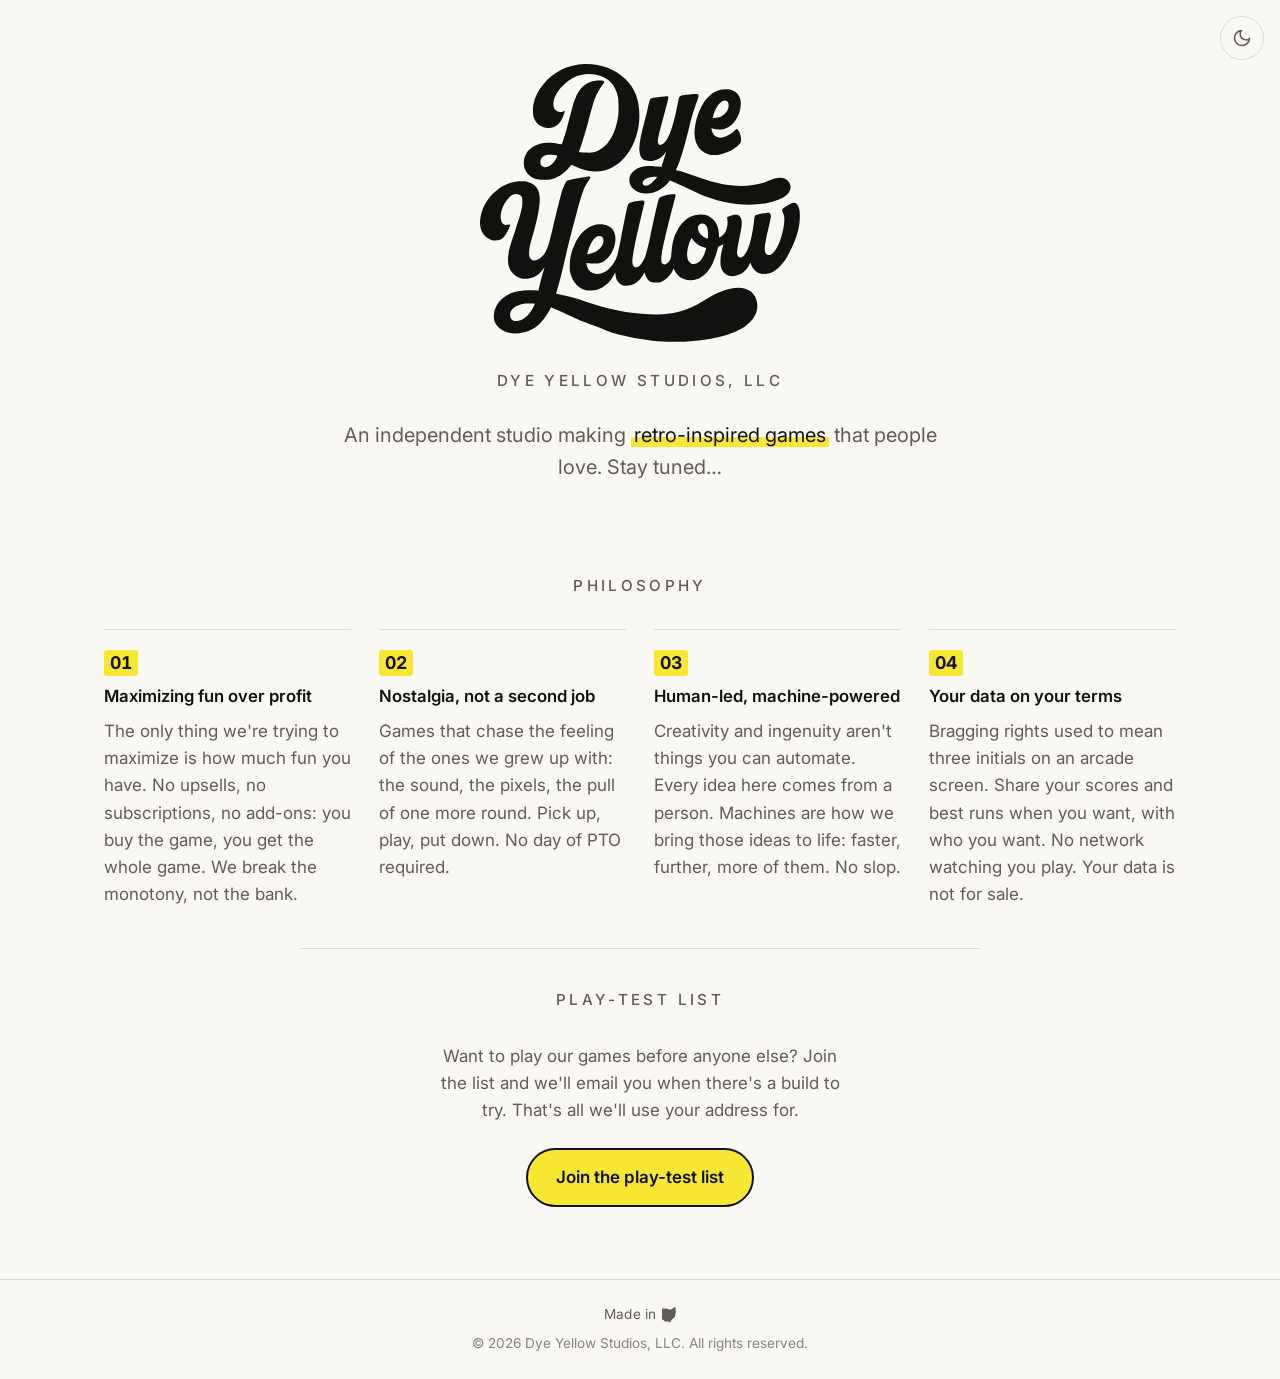
<file: index.html>
<!doctype html>

<!--
  +----------------------------------------------------+
  |                                                    |
  |   You went looking in the source. Good instinct:   |
  |   that is roughly how all of this got built.       |
  |                                                    |
  |   Type   M A G I C   anywhere on the page.         |
  |   Type it again to put everything back.            |
  |                                                    |
  |   What you get depends on the day.                 |
  |                                                    |
  |                               Dye Yellow Studios   |
  +----------------------------------------------------+
-->

<html lang="en">
<head>
<meta charset="utf-8">
<meta name="viewport" content="width=device-width, initial-scale=1">
<title>Dye Yellow Studios</title>
<meta name="color-scheme" content="light dark">
<meta name="description" content="Dye Yellow Studios, LLC — an independent studio making retro-inspired games that people love.">
<link rel="icon" href="dye-yellow-logo.svg" type="image/svg+xml">

<meta name="theme-color" content="#FAF8F3" media="(prefers-color-scheme: light)">
<meta name="theme-color" content="#100F0C" media="(prefers-color-scheme: dark)">

<meta property="og:title" content="Dye Yellow Studios">
<meta property="og:description" content="Dye Yellow Studios, LLC — an independent studio making retro-inspired games that people love.">
<meta property="og:type" content="website">

<script>
  /* Runs before paint so a saved choice never flashes the wrong theme. */
  (function () {
    try {
      var saved = localStorage.getItem('dys-theme');
      if (saved === 'light' || saved === 'dark') {
        document.documentElement.setAttribute('data-theme', saved);
      }
    } catch (e) { /* private mode / blocked storage: fall back to the OS setting */ }
  })();
</script>

<link rel="preconnect" href="https://fonts.googleapis.com">
<link rel="preconnect" href="https://fonts.gstatic.com" crossorigin>
<link href="https://fonts.googleapis.com/css2?family=Inter:wght@400;500;700&display=swap" rel="stylesheet">

<style>
  /* ---- Light (default) ---- */
  :root {
    /* The page's own theme, told to the browser. Without this the UA
       follows the OS, and the strip behind Safari's bottom bar stays
       light while an explicitly dark page sits above it. */
    color-scheme: light;

    --yellow: #F7E733;        /* lemon, both themes */
    --bg: #FAF8F3;
    --fg: #111110;
    --muted: #605D56;
    --rule: rgba(17, 17, 16, 0.12);
    --on-yellow: #111110;     /* text that sits on the accent */
    --logo: #111110;
    --mark-start: 58%;   /* partial sweep reads well on paper */
    --cta-border: #111110;
    --cta-shadow: rgba(17, 17, 16, 0.9);
    --focus-ring: rgba(17, 17, 16, 0.18);
    --sent-bg: #FAF6E0;
    --field-bg: #FFFDF7;
    --max: 680px;
  }

  /* ---- Dark: same lemon as light mode ---- */
  @media (prefers-color-scheme: dark) {
    :root:not([data-theme="light"]) {
      color-scheme: dark;
      --yellow: #F7E733;
      --bg: #100F0C;
      --fg: #F2F2EC;
      --muted: #8E9086;
      --rule: rgba(242, 242, 236, 0.14);
      --on-yellow: #100F0C;
      --logo: #F7E733;
      --mark-start: 8%;    /* full swipe: text on the sweep is dark */
      --cta-border: transparent;
      --cta-shadow: rgba(247, 231, 51, 0.35);
      --focus-ring: rgba(247, 231, 51, 0.30);
      --sent-bg: #201E0F;
      --field-bg: #1B1A15;
    }
  }

  :root[data-theme="dark"] {
    color-scheme: dark;
    --yellow: #F7E733;
    --bg: #100F0C;
    --fg: #F2F2EC;
    --muted: #8E9086;
    --rule: rgba(242, 242, 236, 0.14);
    --on-yellow: #100F0C;
    --logo: #F7E733;
    --mark-start: 8%;
    --cta-border: transparent;
    --cta-shadow: rgba(247, 231, 51, 0.35);
    --focus-ring: rgba(247, 231, 51, 0.30);
    --sent-bg: #201E0F;
    --field-bg: #1B1A15;
  }

  * { box-sizing: border-box; }

  html, body { margin: 0; }

  html { background: var(--bg); }

  body {
    background: var(--bg);
    color: var(--fg);
    font-family: Inter, -apple-system, BlinkMacSystemFont, "Segoe UI", Helvetica, Arial, sans-serif;
    font-size: 17px;
    line-height: 1.6;
    -webkit-font-smoothing: antialiased;
    min-height: 100vh;
    min-height: 100dvh;
    display: flex;
    flex-direction: column;
  }

  main {
    flex: 1 0 auto;
    display: flex;
    flex-direction: column;
    justify-content: center;
    align-items: center;
    text-align: center;
    padding: 64px 16px 48px;
  }

  .wrap {
    width: 100%;
    max-width: var(--max);
  }

  .logo {
    width: 100%;
    max-width: 320px;
    height: auto;
    margin: 0 auto 28px;
    display: block;
    fill: var(--logo);
  }

  h1 {
    font-size: clamp(0.8rem, 2.4vw, 0.95rem);
    line-height: 1.4;
    font-weight: 500;
    letter-spacing: 0.22em;
    text-transform: uppercase;
    color: var(--muted);
    margin: 0 0 28px;
  }

  .tagline {
    font-size: clamp(1.05rem, 2.6vw, 1.25rem);
    color: var(--muted);
    margin: 0 auto 36px;
    max-width: 30em;
  }

  .mark {
    /* highlighter sweep behind a few words */
    background: linear-gradient(transparent var(--mark-start), var(--yellow) var(--mark-start));
    color: var(--on-yellow);
    padding: 0 3px;
    -webkit-box-decoration-break: clone;
    box-decoration-break: clone;
  }

  .cta {
    display: inline-block;
    background: var(--yellow);
    color: var(--on-yellow);
    text-decoration: none;
    font-weight: 600;
    padding: 14px 28px;
    border-radius: 999px;
    border: 2px solid var(--cta-border);
    transition: transform 0.15s ease, box-shadow 0.15s ease;
  }

  .cta:hover, .cta:focus-visible {
    transform: translateY(-2px);
    box-shadow: 0 6px 0 var(--cta-shadow);
  }

  /* The pitch for the play-test list: one short paragraph between the
     section heading and the button, on a narrow measure so it reads as
     a lead-in rather than body copy. */
  .contact-section h2 { margin-bottom: 16px; }

  .signup-lede {
    max-width: 420px;
    margin: 0 auto 24px;
    color: var(--muted);
  }

  /* Marks a field as one people can skip, without shouting about it. */
  .field .optional {
    font-weight: 400;
    letter-spacing: 0;
    text-transform: none;
  }

  /* .cta sets display, which would otherwise beat the hidden attribute. */
  .cta[hidden] { display: none; }

  /* ---- Contact form ----
     The CTA is a disclosure button: the form lives collapsed beneath it
     so the hero keeps its rhythm until someone actually wants to write. */
  .contact {
    width: 100%;
    max-width: 420px;
    margin: 20px auto 0;
    text-align: left;
  }

  /* Closed by default, and closed for good where there is no JS to open
     it: that case falls back to the plain mail link below. */
  .contact[hidden] { display: none; }

  .contact-form {
    display: flex;
    flex-direction: column;
    gap: 14px;
  }

  .field {
    display: flex;
    flex-direction: column;
    gap: 6px;
  }

  .field label {
    font-size: 0.8rem;
    font-weight: 600;
    letter-spacing: 0.04em;
    text-transform: uppercase;
    color: var(--muted);
  }

  .field input,
  .field textarea {
    font: inherit;
    font-size: 1rem;
    color: var(--fg);
    /* Opaque on purpose: the ambient layer runs behind the page, and
       falling weather behind a half-typed address is unreadable. */
    background: var(--field-bg);
    border: 1px solid var(--rule);
    border-radius: 10px;
    padding: 11px 13px;
    width: 100%;
    box-sizing: border-box;
    transition: border-color 0.15s ease, box-shadow 0.15s ease;
  }

  .field textarea {
    min-height: 110px;
    resize: vertical;
  }

  .field input:focus-visible,
  .field textarea:focus-visible {
    outline: none;
    border-color: var(--yellow);
    box-shadow: 0 0 0 3px var(--focus-ring);
  }

  /* The honeypot. Hidden from sight, from screen readers and from tab
     order, so only something filling fields blindly will trip it. */
  .botcheck {
    position: absolute;
    width: 1px;
    height: 1px;
    overflow: hidden;
    clip: rect(0 0 0 0);
    white-space: nowrap;
  }

  .contact .cta {
    align-self: flex-start;
    cursor: pointer;
    font-family: inherit;
    font-size: 1rem;
  }

  /* The fallback mail link, and the line that replaces the form once a
     message is through. Both sit quietly under the action. */
  .contact-alt {
    margin: 14px 0 0;
    text-align: center;
    font-size: 0.85rem;
    color: var(--muted);
  }

  .contact-alt a { color: var(--muted); }

  .sent {
    margin: 0;
    padding: 16px 18px;
    border: 1px solid var(--rule);
    border-left: 3px solid var(--yellow);
    border-radius: 10px;
    background: var(--sent-bg);
    text-align: left;
  }

  .sent strong { display: block; margin-bottom: 4px; }

  .sent span {
    font-size: 0.9rem;
    color: var(--muted);
  }

  @media (prefers-reduced-motion: reduce) {
    .field input, .field textarea { transition: none; }
  }

  footer {
    flex: none;
    border-top: 1px solid var(--rule);
    padding: 24px 16px;
    text-align: center;
    font-size: 0.85rem;
    color: var(--muted);
  }

  footer a { color: var(--muted); }

  footer p { margin: 0; }

  .made {
    display: flex;
    align-items: center;
    justify-content: center;
    gap: 6px;
    margin-bottom: 7px;
    letter-spacing: 0.01em;
  }

  /* Sized in em so it tracks the footer text if that ever changes. */
  /* Outline derived from county geometry, rotated 6.5deg so the
     Indiana border reads vertical. Ohio is taller than it is wide. */
  .ohio {
    height: 1.15em;
    width: auto;
    aspect-ratio: 41.7 / 47.07;
    fill: currentColor;
    flex: none;
  }

  .legal { opacity: 0.75; }

  @media (max-width: 480px) {
    main { padding-top: 40px; }
    .logo { max-width: 240px; margin-bottom: 24px; }
  }

  /* ---- Theme toggle ---- */
  .theme-toggle {
    position: fixed;
    top: 16px;
    right: 16px;
    z-index: 10;
    width: 44px;
    height: 44px;
    display: inline-flex;
    align-items: center;
    justify-content: center;
    padding: 0;
    border-radius: 999px;
    border: 1px solid var(--rule);
    background: transparent;
    color: var(--muted);
    cursor: pointer;
    transition: color 0.15s ease, border-color 0.15s ease, background 0.15s ease;
  }

  .theme-toggle:hover {
    color: var(--fg);
    border-color: var(--fg);
  }

  .theme-toggle:focus-visible {
    outline: 2px solid var(--yellow);
    outline-offset: 3px;
  }

  .theme-toggle svg {
    width: 20px;
    height: 20px;
  }

  .theme-toggle[hidden] { display: none; }

  /* Show the icon for the theme you'd switch TO. Light showing = moon. */
  .icon-sun { display: none; }

  @media (prefers-color-scheme: dark) {
    :root:not([data-theme="light"]) .icon-sun { display: block; }
    :root:not([data-theme="light"]) .icon-moon { display: none; }
  }

  :root[data-theme="dark"] .icon-sun { display: block; }
  :root[data-theme="dark"] .icon-moon { display: none; }

  :root[data-theme="light"] .icon-sun { display: none; }
  :root[data-theme="light"] .icon-moon { display: block; }


  /* ---- The Ohio, on touch devices only (the button is built in JS) ---- */

  .ohio-btn {
    position: relative;
    display: inline-flex;
    padding: 0;
    border: 0;
    background: none;
    color: inherit;
    font: inherit;
    line-height: 0;
    cursor: pointer;
    touch-action: manipulation;
    -webkit-tap-highlight-color: transparent;
  }

  /* A 44px target laid over the mark: big enough for a thumb, and it
     changes no layout, so the footer line is identical either way. */
  .ohio-btn::after {
    content: "";
    position: absolute;
    top: 50%;
    left: 50%;
    width: 44px;
    height: 44px;
    transform: translate(-50%, -50%);
  }

  .ohio-btn:focus-visible { outline: 2px solid var(--yellow); outline-offset: 6px; }

  /* ---- Philosophy ---- */
  .philosophy {
    flex: none;
    width: 100%;
    max-width: var(--max);
    margin: 0 auto;
    padding: 8px 16px 40px;
  }

  /* The play-test sign-up closes the page, on the same measure as
     Philosophy. The rule above it marks the hand-off from reading to
     joining in. */
  .contact-section {
    flex: none;
    width: 100%;
    max-width: var(--max);
    margin: 0 auto;
    padding: 40px 16px 72px;
    text-align: center;
    border-top: 1px solid var(--rule);
  }

  .philosophy h2,
  .contact-section h2 {
    font-size: clamp(0.8rem, 2.4vw, 0.95rem);
    line-height: 1.4;
    font-weight: 500;
    letter-spacing: 0.22em;
    text-transform: uppercase;
    color: var(--muted);
    text-align: center;
    margin: 0 0 32px;
  }

  .tenets {
    list-style: none;
    margin: 0;
    padding: 0;
    display: grid;
    gap: 28px;
  }

  .tenets li {
    display: grid;
    grid-template-columns: 2.1em 1fr;
    gap: 4px 14px;
    border-top: 1px solid var(--rule);
    padding-top: 20px;
  }

  /* The numeral borrows the tagline's highlighter rather than sitting in
     pale yellow type, which the cream background swallows. */
  .tenets .num {
    grid-row: 1 / span 2;
    align-self: start;
    justify-self: start;
    font-size: 1.1rem;
    font-weight: 700;
    line-height: 1.5;
    font-variant-numeric: tabular-nums;
    background: var(--yellow);
    color: var(--on-yellow);
    padding: 0 6px;
    border-radius: 3px;
  }

  .tenets h3 {
    font-size: 1.05rem;
    font-weight: 600;
    line-height: 1.3;
    margin: 0;
    align-self: center;
  }

  .tenets p {
    margin: 6px 0 0;
    color: var(--muted);
  }

  /* With room to spare the tenets sit side by side instead of stacking:
     two by two on tablets, then one row of four once the section can
     widen past the reading measure without starving each column. */
  @media (min-width: 720px) {
    .tenets { grid-template-columns: repeat(2, 1fr); gap: 32px 28px; }
    /* In columns the numeral sits above its title, and subgrid shares the
       row tracks so every title and paragraph starts on the same line even
       when one title wraps and its neighbour doesn't. */
    .tenets li {
      grid-template-columns: 1fr;
      grid-template-rows: subgrid;
      grid-row: span 3;
      row-gap: 10px;
    }
    .tenets .num { grid-row: auto; }
    .tenets h3 { align-self: start; }
    .tenets p { margin-top: 0; }
  }

  @media (min-width: 1080px) {
    .philosophy { max-width: 1120px; padding-left: 24px; padding-right: 24px; }
    .tenets { grid-template-columns: repeat(4, 1fr); }
  }

  @media (max-width: 480px) {
    .philosophy { padding-bottom: 32px; }
    .contact-section { padding: 32px 16px 56px; }
    .tenets { gap: 24px; }
    .tenets li { grid-template-columns: 1.7em 1fr; }
    .tenets .num { font-size: 1rem; }
  }


  /* ---- The ambient layer (off until someone types the word) ---- */

  #sky {
    position: fixed;
    inset: 0;
    width: 100%;
    height: 100%;
    z-index: 0;
    pointer-events: none;
    image-rendering: pixelated;
    opacity: 0;
    transition: opacity 700ms ease;
  }

  :root.magic #sky { opacity: 1; }

  /* Everything on the page sits above the framebuffer. The toggle is
     already fixed with its own z-index, so it is left alone here. */
  main, .philosophy, .contact-section, footer { position: relative; z-index: 1; }

  /* The ground rises rather than appearing, so the word feels like a cause. */
  .ground {
    /* The sky is fixed to the viewport. If the ground scrolled with the
       page, the two halves of one scene would slide against each other.
       Sticky holds it on the bottom edge while there is page below it,
       then lets it settle into its real place above the footer. */
    position: sticky;
    bottom: 0;
    z-index: 1;
    flex: none;
    height: 0;
    background-repeat: repeat-x;
    background-position: left bottom;
    image-rendering: pixelated;
    transition: height 460ms cubic-bezier(0.2, 0.75, 0.25, 1);
  }

  @media (prefers-reduced-motion: reduce) {
    #sky, .ground { transition: none; }
  }

  @media (prefers-reduced-motion: reduce) {
    .cta { transition: none; }
    .cta:hover, .cta:focus-visible { transform: none; }
    .theme-toggle { transition: none; }
  }
</style>
</head>
<body>
  <canvas id="sky" aria-hidden="true"></canvas>

  <button class="theme-toggle" id="themeToggle" type="button" hidden
          aria-label="Switch theme" title="Switch theme">
    <svg class="icon-moon" viewBox="0 0 24 24" fill="none" stroke="currentColor"
         stroke-width="2" stroke-linecap="round" stroke-linejoin="round" aria-hidden="true">
      <path d="M21 12.79A9 9 0 1 1 11.21 3 7 7 0 0 0 21 12.79z"/>
    </svg>
    <svg class="icon-sun" viewBox="0 0 24 24" fill="none" stroke="currentColor"
         stroke-width="2" stroke-linecap="round" stroke-linejoin="round" aria-hidden="true">
      <circle cx="12" cy="12" r="4"/>
      <path d="M12 2v2M12 20v2M4.93 4.93l1.41 1.41M17.66 17.66l1.41 1.41M2 12h2M20 12h2M6.34 17.66l-1.41 1.41M19.07 4.93l-1.41 1.41"/>
    </svg>
  </button>

  <main>
    <div class="wrap">
      <svg class="logo" role="img" aria-label="Dye Yellow Studios logo" viewBox="0 0 1829 1589" version="1.1" xmlns="http://www.w3.org/2000/svg" xmlns:xlink="http://www.w3.org/1999/xlink" xml:space="preserve" xmlns:affinity="https://www.affinity.studio/" style="fill-rule:evenodd;clip-rule:evenodd;stroke-linejoin:round;stroke-miterlimit:2;">
          <g transform="matrix(1,0,0,1,-939.73662,-788.090341)">
              <g>
                  <g id="path1" transform="matrix(1.088109,0,0,1.088109,-127.79894,-171.493227)">
                      <path d="M2370.683,2261.742C2295.603,2311.122 2165.335,2340.886 1994.622,2341.498C1857.725,2341.988 1696.962,2304.876 1638.313,2279.338C1603.843,2264.328 1513.136,2232.798 1481.952,2217.669C1446.996,2200.71 1393.807,2176.306 1377.711,2169.841C1372.843,2167.886 1365.65,2164.919 1361.727,2163.247L1354.594,2160.208L1344.754,2177.479C1306.913,2243.899 1268.804,2276.867 1213.711,2290.842C1160.545,2304.329 1110.903,2295.447 1080.816,2267.064C1059.614,2247.063 1051.551,2227.159 1053.887,2200.584C1059.303,2138.958 1104.555,2092.198 1173.095,2077.403C1201.51,2071.269 1229.165,2068.963 1260.133,2070.145L1289.083,2071.25L1290.348,2064.025C1294.541,2040.088 1308.801,1985.355 1318.866,1954.571C1321.057,1947.868 1320.571,1948.326 1308.47,1964.36C1289.817,1989.076 1270.59,2001.747 1242.812,2007.632C1216.423,2013.222 1193.23,2010.096 1173.719,1998.32C1135.385,1975.182 1121.482,1935.694 1130.946,1876.837C1135.214,1850.296 1138.991,1837.33 1165.321,1758.829C1196.777,1665.044 1203.319,1639.269 1203.506,1608.368C1203.634,1587.121 1203.204,1584.051 1199.192,1577.6C1190.92,1564.298 1172.462,1560.339 1154.539,1568.022C1137.996,1575.113 1114.495,1602.919 1102.285,1629.846C1084.541,1668.981 1085.63,1711.531 1104.682,1723.48C1109.928,1726.77 1113.523,1727.416 1123.009,1726.771C1129.499,1726.33 1136.352,1725.305 1138.237,1724.493C1141.439,1723.113 1141.473,1723.556 1138.756,1731.257C1131.257,1752.511 1115.968,1780.362 1106.416,1790.169C1092.727,1804.223 1081.835,1808.808 1062.038,1808.849C1048.268,1808.878 1044.528,1808.056 1032.083,1802.267C994.861,1784.951 975.78,1744.113 982.382,1695.893C989.339,1645.079 1013.652,1598.023 1052.608,1559.976C1083.308,1529.992 1111.69,1513.493 1149.187,1503.835C1174.62,1497.284 1210.032,1495.562 1228.743,1499.966C1272.947,1510.37 1294.956,1540.144 1295.071,1589.695C1295.171,1632.92 1282.784,1698.418 1259.737,1776.53C1246.075,1822.837 1242.437,1838.053 1239.915,1859.438C1235.814,1894.207 1243.325,1911.811 1263.07,1913.708C1281.738,1915.502 1304.224,1901.002 1320.446,1876.711C1335.743,1853.802 1341.504,1835.515 1365.945,1732.277C1378.318,1680.016 1401.548,1585.927 1408.435,1560.181C1411.184,1549.904 1418.191,1531.51 1424.006,1519.305C1433.185,1500.038 1435.462,1496.744 1441.283,1494.312C1450.11,1490.624 1510.637,1478.344 1528.172,1476.683C1535.744,1475.966 1544.85,1474.466 1548.408,1473.349C1555.677,1471.067 1560.624,1473.573 1560.624,1479.536C1560.624,1481.431 1555.704,1489.719 1549.691,1497.953C1529.678,1525.358 1518.29,1556.231 1490.101,1659.505C1460.926,1766.393 1442.877,1838.292 1421.966,1930.924C1408.935,1988.648 1387.124,2070.601 1380.843,2085.436C1379.793,2087.917 1382.464,2089.17 1394.854,2092.004C1437.789,2101.824 1472.069,2107.936 1545.246,2133.301C1695.939,2185.534 1810.117,2195.23 1907.593,2197.109C2026.612,2199.403 2105.024,2157.942 2181.558,2109.669C2230.407,2078.859 2345.383,2027.73 2404.013,2077.404C2452.612,2118.58 2455.649,2205.861 2370.683,2261.742ZM1157.469,2230.738C1160.151,2231.865 1168.098,2232.55 1175.13,2232.262C1199.995,2231.242 1225.367,2214.25 1245.389,2185.208C1256.836,2168.603 1270.373,2142.537 1268.514,2140.68C1267.812,2139.979 1255.143,2139.454 1240.36,2139.512C1211.005,2139.627 1197.503,2142.275 1176.227,2152.09C1152.324,2163.116 1139.492,2179.753 1139.31,2199.952C1139.176,2214.93 1145.545,2225.729 1157.469,2230.738Z"/>
                  </g>
                  <path id="path11" affinity:id="path1" d="M1613.002,2076.707C1595.596,2082.343 1562.97,2084.723 1547.84,2081.46C1503.164,2071.825 1469.321,2035.785 1456.387,1984.071C1452.414,1968.188 1452.074,1963.143 1453.004,1933.917C1454.163,1897.493 1459.32,1872.813 1473.185,1837.344C1491.229,1791.181 1512.11,1760.116 1540.599,1737.05C1576.041,1708.355 1612.445,1698.343 1651.355,1706.591C1687.221,1714.193 1707.096,1735.053 1712.648,1770.921C1718.813,1810.751 1699.603,1867.222 1669.923,1896.517C1644.67,1921.442 1627.014,1928.786 1592.093,1928.89C1579.653,1928.927 1564.498,1928.244 1558.414,1927.372L1547.353,1925.786L1549.24,1936.223C1559.283,1991.774 1616.693,2005.842 1669.411,1965.671C1690.399,1949.677 1714.645,1913.161 1724.532,1882.653C1727.177,1874.493 1736.178,1832.895 1744.534,1790.213C1782.97,1593.894 1782.113,1597.921 1786.946,1590.866C1793.333,1581.546 1800.528,1578.64 1831.263,1572.963C1881.112,1563.756 1884.013,1565.283 1876.206,1596.62C1861.291,1656.487 1832.142,1784.284 1823.436,1827.976C1805.95,1915.733 1806.34,1940.889 1825.313,1948.816C1831.228,1951.288 1832.939,1951.256 1839.42,1948.552C1843.476,1946.861 1849.736,1942.645 1853.331,1939.184C1862.351,1930.5 1875.886,1908.257 1882.892,1890.605C1889.118,1874.919 1902.165,1824.049 1913.664,1770.629C1942.499,1636.673 1958.41,1566.71 1961.522,1560.193C1965.706,1551.432 1980.149,1544.098 2006.267,1537.472C2025.85,1532.505 2050.722,1531.064 2056.26,1534.576C2058.817,1536.197 2058.215,1540.196 2051.75,1564.54C2022.249,1675.62 1986.595,1824.673 1979.348,1867.217C1974.271,1897.023 1974.849,1919.423 1980.906,1927.568C1990.063,1939.881 2010.258,1932.722 2022.987,1912.651C2030.704,1900.484 2031.98,1894.821 2034.386,1862.086C2036.521,1833.033 2042.162,1801.121 2048.641,1781.447C2055.461,1760.735 2073.309,1726.924 2086.887,1708.996C2117.517,1668.55 2155.765,1648.631 2202.611,1648.729C2233.173,1648.793 2254.744,1657.777 2275.594,1679.125C2293.619,1697.581 2303.453,1724.218 2305.484,1760.091C2306.119,1771.296 2306.99,1780.463 2307.42,1780.463C2311.086,1780.463 2330.807,1765.082 2335.712,1758.397C2352.427,1735.614 2359.019,1700.092 2352.105,1670.065C2351.023,1665.366 2351.876,1664.424 2361.423,1659.79C2384.722,1648.481 2411.459,1645.766 2420.344,1653.807C2422.609,1655.856 2426.771,1661.473 2429.593,1666.289C2433.856,1673.562 2434.857,1678.073 2435.506,1692.93C2436.412,1713.638 2435.551,1719.58 2422.22,1784.625C2416.762,1811.253 2411.283,1841.956 2410.044,1852.855C2407.86,1872.065 2407.934,1872.961 2412.48,1882.13C2419.813,1896.919 2430.965,1898.471 2444.499,1886.588C2470.859,1863.444 2491.673,1797.785 2504.64,1696.874C2510.397,1652.069 2509.318,1655.525 2518.726,1651.761C2532.29,1646.334 2557.783,1640.862 2575.498,1639.576C2590.073,1638.518 2592.8,1638.838 2596.766,1642.07C2605.893,1649.508 2604.983,1658.021 2587.014,1733.26C2561.129,1841.651 2561.048,1875.177 2586.661,1879.982C2622.27,1886.662 2666.264,1798.903 2677.871,1698.035C2681.092,1670.053 2679.676,1656.082 2671.917,1639.246C2664.563,1623.292 2665.005,1619.824 2675.421,1611.734C2684.894,1604.377 2714.723,1586.545 2724.141,1582.61C2744.052,1574.291 2760.814,1591.396 2766.343,1625.673C2769.372,1644.458 2767.866,1689.154 2763.345,1714.575C2753.852,1767.967 2728.684,1833.127 2696.386,1887.931C2668.736,1934.848 2632.989,1969.705 2599.543,1982.364C2574.029,1992.02 2542.433,1990.129 2523.378,1977.804C2507.099,1967.276 2490.678,1944.291 2487.077,1926.994C2485.906,1921.371 2485.49,1921.827 2478.124,1936.828C2467.987,1957.473 2444.805,1981.235 2426.021,1990.237C2374.104,2015.117 2325.274,1993.937 2315.617,1942.349C2312.817,1927.392 2314.621,1885.378 2318.768,1868.97C2320.546,1861.939 2323.778,1849.105 2325.951,1840.451C2328.124,1831.797 2330.333,1823.214 2330.858,1821.377C2331.619,1818.719 2328.64,1819.511 2316.284,1825.249L2300.754,1832.461L2298.336,1844.323C2295.46,1858.437 2281.713,1898.685 2271.782,1922.069C2252.387,1967.74 2214.028,2007.454 2178.608,2018.536C2141.143,2030.257 2098.349,2022.007 2074.128,1998.395C2064.645,1989.149 2050.898,1969.154 2049.1,1961.99C2047.46,1955.457 2045.901,1956.378 2041.825,1966.29C2031.6,1991.154 2006.887,2017.406 1982.239,2029.588C1967.404,2036.92 1966.517,2037.101 1945.27,2037.116C1920.313,2037.135 1912.761,2034.392 1900.551,2020.877C1893.589,2013.17 1884.644,1996.441 1882.13,1986.423C1880.4,1979.531 1878.861,1979.678 1875.599,1987.046C1866.664,2007.232 1841.792,2034.283 1822.683,2044.598C1811.019,2050.894 1790.584,2055.733 1775.449,2055.783C1742.825,2055.89 1717.633,2030.799 1714.651,1995.227C1713.999,1987.445 1712.929,1981.126 1712.275,1981.184C1711.621,1981.242 1708.43,1986.751 1705.185,1993.426C1697.441,2009.354 1679.853,2032.99 1667.695,2043.809C1651.37,2058.335 1629.951,2071.218 1613.002,2076.707ZM1553.38,1871.727C1552.392,1875.155 1553.101,1875.359 1561.872,1874.168C1605.73,1868.215 1645.126,1833.234 1645.437,1799.968C1645.561,1786.746 1643.15,1780.27 1636.002,1774.628C1628.093,1768.385 1612.773,1769.757 1601.439,1777.724C1585.878,1788.66 1564.879,1825.897 1557.526,1855.593C1555.838,1862.409 1553.972,1869.67 1553.38,1871.727ZM2146.348,1927.894C2162.706,1936.534 2186,1928.925 2201.695,1909.815C2211.982,1897.291 2223.899,1872.999 2229.054,1854.046L2232.846,1840.105L2218.801,1835.607C2211.075,1833.133 2200.702,1829.069 2195.749,1826.575C2182.606,1819.959 2163.541,1803.32 2156.303,1792.149C2152.839,1786.804 2149.724,1782.43 2149.381,1782.43C2147.593,1782.43 2136.795,1806.915 2133.087,1819.379C2116.395,1875.489 2121.174,1914.599 2146.348,1927.894ZM2235.24,1784.984C2242.777,1787.716 2243.108,1786.877 2243.108,1764.997C2243.108,1741.146 2241.033,1727.29 2235.807,1716.245C2227.32,1698.308 2205.465,1694.337 2192.584,1708.393C2187.087,1714.391 2186.07,1716.987 2186.07,1725.014C2186.07,1730.245 2187.526,1738.799 2189.306,1744.022C2194.68,1759.796 2214.494,1777.465 2235.24,1784.984Z"/>
                  <g id="path12" affinity:id="path1" transform="matrix(0.99766,0.068377,-0.068377,0.99766,125.569608,-147.299802)">
                      <path d="M2657.497,1520.272C2522.771,1600.953 2322.146,1583.999 2178.59,1532.851C2106.837,1507.286 2038.305,1477.731 2016.874,1471.793L2003.903,1468.198L1999.104,1475.28C1975.083,1510.734 1940.374,1536.589 1903.555,1546.455C1884.671,1551.516 1852.581,1551.999 1835.473,1547.48C1788.114,1534.971 1763.179,1495.402 1776.381,1453.707C1779.002,1445.43 1782.711,1440.146 1793.59,1429.191C1819.615,1402.987 1851.77,1392.545 1906.783,1392.435C1923.55,1392.401 1940.587,1392.953 1944.644,1393.66C1950.532,1394.688 1952.02,1394.336 1952.02,1391.917C1952.02,1390.25 1956.445,1371.005 1961.853,1349.149C1972.305,1306.918 1973.44,1299.972 1968.347,1309.412C1944.284,1354.015 1894.494,1370.983 1856.11,1361.863C1801.882,1348.977 1815.683,1252.467 1831.865,1166.819C1835.666,1146.699 1843.737,1104.97 1848.626,1073.849C1853.515,1042.728 1858.374,1015.66 1859.423,1013.699C1863.112,1006.806 1867.574,1005.131 1900.311,998.353C1956.856,986.645 1957.486,986.562 1961.24,990.316C1965.495,994.571 1964.306,1002.578 1944.958,1099.947C1920.392,1223.573 1917.34,1245.903 1923.124,1259.68C1930.921,1278.25 1954.193,1265.885 1972.256,1233.576C1988.346,1204.795 2005.649,1132.609 2015.839,1051.76C2016.521,1046.351 2018.902,1029.535 2021.13,1014.391C2026.663,976.796 2023.168,979.33 2083.654,969.057C2115.005,963.732 2129.004,963.028 2132.573,966.597C2136.656,970.68 2135.183,982.246 2127.201,1008.781C2114.942,1049.534 2104.373,1096.757 2092.642,1163.188C2071.639,1282.128 2054.652,1355.44 2039.395,1392.987C2033.668,1407.08 2033.692,1406.769 2038.353,1406.769C2040.403,1406.769 2057.44,1409.842 2076.214,1413.596C2115.351,1421.424 2163.494,1437.419 2219.506,1451.918C2283.228,1468.414 2448.023,1496.593 2569.793,1429.419C2609.547,1407.489 2658.841,1395.742 2685.653,1432.447C2709.945,1465.704 2685.022,1503.789 2657.497,1520.272ZM1853.822,1501.895C1861.815,1512.057 1880.842,1507.337 1900.22,1490.385C1909.193,1482.536 1930.385,1456.441 1930.385,1453.241C1930.385,1449.422 1890.335,1455.83 1876.041,1461.936C1854.202,1471.264 1844.066,1489.492 1853.822,1501.895Z"/>
                  </g>
                  <g id="path13" affinity:id="path1" transform="matrix(1,0,0,1,34.317857,-17.141245)">
                      <path d="M1322.64,1460.895C1308.175,1465.583 1302.08,1466.4 1277.404,1466.958C1227.594,1468.086 1204.752,1460.352 1179.772,1433.902C1158.696,1411.586 1151.735,1385.711 1157.392,1350.715C1159.705,1336.405 1172.452,1310.235 1182.114,1299.96C1199.591,1281.372 1224.362,1267.485 1253.665,1259.846C1268.872,1255.882 1277.397,1254.918 1298.055,1254.826C1322.917,1254.715 1325.16,1255.024 1369.173,1264.623C1373.088,1265.477 1374.187,1263.123 1383.296,1234.377C1393.321,1202.743 1397.328,1188.971 1405.243,1158.951C1407.667,1149.757 1410.872,1137.808 1412.364,1132.399C1413.857,1126.991 1419.571,1105.307 1425.062,1084.213C1447.897,996.496 1464.008,961.897 1496.19,931.46C1517.29,911.505 1551.891,899.332 1587.514,899.332C1607.088,899.332 1615.695,901.921 1615.695,907.809C1615.695,909.104 1610.325,917.683 1603.761,926.874C1589.677,946.597 1573.686,975.186 1563.968,998.019C1556.618,1015.288 1552.293,1030.201 1522.996,1139.283C1512.973,1176.604 1497.167,1229.855 1487.873,1257.621L1470.973,1308.103L1476.954,1309.229C1480.244,1309.849 1495.389,1310.931 1510.61,1311.635C1543.527,1313.156 1559.852,1310.327 1581.286,1299.385C1609.168,1285.153 1627.891,1268.079 1647.097,1239.37C1668.761,1206.989 1680.236,1177.445 1690.939,1126.499C1696.787,1098.661 1697.141,1094.555 1697.213,1053.727C1697.275,1018.654 1696.597,1007.29 1693.635,993.739C1685.331,955.759 1672.214,928.763 1652.691,909.471C1602.011,859.392 1508.796,847.991 1439.228,883.364C1412.917,896.742 1378.928,925.405 1357.587,952.211C1318.874,1000.84 1313.451,1058.405 1345.997,1075.235C1356.314,1080.57 1370.251,1081.153 1380.381,1076.672C1385.781,1074.283 1389.512,1073.505 1389.512,1074.769C1389.512,1080.466 1380.379,1106.475 1373.743,1119.68C1357.488,1152.019 1333.438,1168.836 1301.247,1170.376C1254.685,1172.602 1221.496,1147.887 1210.631,1102.897C1207.71,1090.801 1207.58,1053.286 1210.406,1037.707C1218.055,995.535 1236.548,958.073 1269.005,919.001C1326.639,849.621 1410.316,808.624 1500.748,805.458C1591.639,802.277 1675.85,832.652 1734.855,889.9C1791.15,944.519 1816.431,1009.309 1816.435,1098.978C1816.443,1235.812 1746.401,1360.502 1645.199,1403.819C1618.688,1415.166 1598.523,1419.254 1568.491,1419.37C1553.888,1419.427 1535.302,1418.285 1527.189,1416.833C1506.892,1413.2 1471.107,1401.236 1447.533,1390.201L1427.865,1380.995L1423.218,1386.506C1386.891,1429.597 1361.679,1448.244 1322.64,1460.895ZM1263.082,1391.474C1277.161,1400.198 1301.908,1392.459 1320.673,1373.466C1333.997,1359.979 1350.069,1332.429 1346.059,1329.951C1340.774,1326.684 1316.213,1323.793 1299.443,1324.463C1278.169,1325.313 1265.506,1330.901 1256.981,1343.202C1246.028,1359.007 1249.031,1382.768 1263.082,1391.474Z"/>
                  </g>
                  <g id="path14" affinity:id="path1" transform="matrix(0.913912,0,0,0.913912,228.523319,90.983869)">
                      <path d="M2406.536,1256.296C2365.493,1311.116 2275.309,1331.603 2252.942,1332.127C2224.652,1332.789 2225.231,1332.855 2205.738,1326.73C2144.712,1307.555 2112.517,1249.703 2121.065,1169.689C2126.006,1123.438 2138.194,1079.974 2157.445,1039.959C2187.982,976.483 2230.867,936.887 2282.824,924.195C2298.084,920.467 2325.862,919.822 2341.448,922.832C2366.775,927.724 2389.508,944.787 2400.596,967.226C2407.75,981.702 2410.04,995.166 2409.104,1017.227C2406.703,1073.763 2376.793,1128.549 2333.126,1156.395C2306.15,1173.597 2266.152,1177.278 2232.772,1165.63L2225.387,1163.053L2226.654,1171.328C2231.499,1202.968 2249.781,1221.665 2277.658,1223.488C2307.862,1225.464 2349.425,1203.967 2378.965,1171.092C2393.158,1155.297 2423.337,1233.855 2406.536,1256.296ZM2234.108,1098.295C2233.268,1101.073 2234.378,1101.424 2241.556,1100.648C2278.179,1096.688 2291.333,1091.422 2309.175,1073.58C2324.317,1058.438 2331.673,1043.881 2333.088,1026.258C2334.919,1003.448 2326.669,990.662 2310.31,990.952C2305.162,991.044 2297.634,992.915 2293.173,995.212C2271.182,1006.535 2245.426,1048.283 2237.052,1086.179C2235.976,1091.047 2234.652,1096.499 2234.108,1098.295Z"/>
                  </g>
              </g>
          </g>
      </svg>

      <h1>Dye Yellow Studios, LLC</h1>

      <p class="tagline">
        An independent studio making <span class="mark">retro-inspired games</span> that people love.
        Stay tuned&hellip;
      </p>
    </div>
  </main>

  <section class="philosophy" aria-labelledby="philosophy-title">
    <h2 id="philosophy-title">Philosophy</h2>

    <ol class="tenets">
      <li>
        <span class="num" aria-hidden="true">01</span>
        <h3>Maximizing fun over profit</h3>
        <p>
          The only thing we're trying to maximize is how much fun you have. No
          upsells, no subscriptions, no add-ons: you buy the game, you get the
          whole game. We break the monotony, not the bank.
        </p>
      </li>

      <li>
        <span class="num" aria-hidden="true">02</span>
        <h3>Nostalgia, not a second job</h3>
        <p>
          Games that chase the feeling of the ones we grew up with: the sound, the
          pixels, the pull of one more round. Pick up, play, put down. No day of
          PTO required.
        </p>
      </li>

      <li>
        <span class="num" aria-hidden="true">03</span>
        <h3>Human-led, machine-powered</h3>
        <p>
          Creativity and ingenuity aren't things you can automate. Every idea here
          comes from a person. Machines are how we bring those ideas to life:
          faster, further, more of them. No slop.
        </p>
      </li>

      <li>
        <span class="num" aria-hidden="true">04</span>
        <h3>Your data on your terms</h3>
        <p>
          Bragging rights used to mean three initials on an arcade screen. Share
          your scores and best runs when you want, with who you want. No network
          watching you play. Your data is not for sale.
        </p>
      </li>
    </ol>
  </section>

  <section class="contact-section" id="contact" aria-labelledby="playtest-title">
    <h2 id="playtest-title">Play-test list</h2>
    <p class="signup-lede">
      Want to play our games before anyone else? Join the list and we'll email
      you when there's a build to try. That's all we'll use your address for.
    </p>

    <!-- Ships as a plain mail link. The script upgrades it into the
         button that opens the form below, so a visitor without JS still
         has a working way to sign up. -->
    <a class="cta" id="contactToggle"
       href="mailto:hello@dyeyellowstudios.com?subject=Add%20me%20to%20the%20play-test%20list"
       aria-expanded="false" aria-controls="contactPanel">Join the play-test list</a>

    <div class="contact" id="contactPanel" hidden>
      <form class="contact-form" id="contactForm"
            action="https://api.web3forms.com/submit" method="POST">
        <input type="hidden" name="access_key"
               value="2c1096e2-3b94-4de0-9e4a-bfb9ff9e455d">
        <input type="hidden" name="subject"
               value="New play-test sign-up from dyeyellowstudios.com">
        <input type="hidden" name="from_name" value="Dye Yellow Studios">
        <!-- Sends the visitor's address back as Reply-To, so a reply in
             the mail client goes to them rather than to Web3Forms. -->
        <input type="hidden" name="replyto" value="email">
        <!-- Comes back to our own page rather than their thank-you screen. -->
        <input type="hidden" name="redirect"
               value="https://dyeyellowstudios.com/?sent=1">

        <label class="botcheck">
          Leave this field empty
          <input type="checkbox" name="botcheck" tabindex="-1" aria-hidden="true">
        </label>

        <div class="field">
          <label for="cf-email">Email</label>
          <input type="email" id="cf-email" name="email" autocomplete="email" required>
        </div>

        <div class="field">
          <label for="cf-name">Name <span class="optional">(optional)</span></label>
          <input type="text" id="cf-name" name="name" autocomplete="name">
        </div>

        <div class="field">
          <label for="cf-message">What do you love to play? <span class="optional">(optional)</span></label>
          <textarea id="cf-message" name="message" rows="4"
                    placeholder="Old favourites, new obsessions, what you play on&hellip;"></textarea>
        </div>

        <button class="cta" type="submit">Sign me up</button>
      </form>

      <p class="contact-alt" id="contactAlt">
        Something else on your mind? Email us at
        <a href="mailto:hello@dyeyellowstudios.com">hello@dyeyellowstudios.com</a>.
      </p>
    </div>
  </section>

  <div class="ground" id="ground"></div>

  <footer>
    <p class="made">
      Made in
      <svg class="ohio" viewBox="0 0 41.7 47.07" role="img" aria-label="Ohio">
        <path d="M41.14,6.19 41.15,6.33 41.38,10.94 41.39,11.05 41.52,13.97 41.56,14.6 41.7,17.36 40.29,18.16 40.89,20.58 40.36,23.3 40.21,23.69 40.0,25.32 39.33,27.68 39.24,29.42 38.17,30.95 37.27,31.86 36.26,33.1 34.09,34.57 33.72,33.99 33.66,33.9 33.43,33.73 33.31,33.71 33.22,33.73 33.11,33.81 32.4,34.5 30.93,35.98 30.65,36.46 30.43,36.82 30.49,37.92 29.85,38.11 29.84,38.22 29.87,38.4 29.96,38.56 30.06,38.65 30.27,38.83 30.36,38.96 30.48,40.02 30.45,40.13 29.32,40.75 28.99,40.8 29.06,40.12 29.04,40.02 28.84,39.63 28.67,39.36 27.99,38.88 27.98,38.88 27.83,38.86 27.65,38.93 27.11,39.65 27.06,39.83 26.69,41.03 26.33,43.08 26.33,43.09 26.47,44.16 26.47,44.25 26.47,44.27 26.46,44.31 26.44,44.39 26.42,44.45 26.38,44.51 26.35,44.54 26.29,44.57 26.26,44.59 26.2,44.6 26.01,44.62 25.34,44.76 25.27,45.32 25.26,45.35 25.11,46.26 25.08,46.35 25.06,46.43 25.02,46.51 24.96,46.57 24.85,46.62 23.2,47.07 22.32,46.94 21.57,45.87 20.04,45.07 20.0,45.04 19.8,44.87 19.8,44.85 19.73,44.75 19.68,44.6 19.66,44.55 19.48,43.68 19.43,43.27 19.45,43.11 19.45,43.11 19.45,43.09 19.45,43.0 19.44,42.92 19.44,42.9 19.44,42.89 19.43,42.85 19.4,42.81 19.39,42.79 19.35,42.73 19.26,42.67 19.21,42.67 19.19,42.67 18.91,42.76 18.04,43.04 17.85,43.1 17.85,43.1 15.37,44.75 14.85,44.26 14.83,44.25 14.51,44.05 14.49,44.04 13.45,43.66 13.06,43.52 13.05,43.51 12.96,43.5 12.84,43.51 12.02,43.76 11.91,43.82 11.82,43.94 11.71,44.38 11.13,44.38 10.4,43.91 9.63,42.91 9.57,42.85 9.46,42.79 9.12,42.71 7.63,42.7 5.85,41.96 5.83,41.37 4.94,39.46 3.08,38.52 1.91,38.8 0.0,38.41 0.0,35.81 0.0,32.99 0.0,32.4 0.0,30.33 0.0,27.86 0.0,26.71 0.0,22.75 0.0,22.2 0.0,19.34 0.0,17.32 0.0,14.79 0.0,13.93 0.0,10.5 0.0,10.26 0.0,8.25 0.0,6.9 0.0,4.75 3.85,4.6 4.22,4.58 8.82,4.36 9.94,4.29 12.9,4.13 15.65,5.48 16.65,5.83 18.69,6.19 19.02,6.09 20.01,6.86 20.26,7.06 21.03,7.89 21.6,8.24 22.03,8.43 22.18,8.47 22.35,8.47 22.54,8.39 22.82,8.25 23.61,7.81 27.22,6.69 27.28,6.75 27.33,6.78 27.52,6.87 28.11,6.95 29.38,6.86 29.44,6.84 29.7,6.66 30.43,6.13 30.74,5.86 31.66,5.0 31.77,4.9 32.19,4.34 32.69,3.87 33.01,3.59 33.63,3.15 35.84,2.02 36.29,1.8 40.84,0.0 40.92,1.66Z"/>
      </svg>
    </p>
    <p class="legal">&copy; <span id="year">2026</span> Dye Yellow Studios, LLC. All rights reserved.</p>
  </footer>

  <script>
    document.getElementById('year').textContent = new Date().getFullYear();

    /* ---- Play-test sign-up ----
       The mail link becomes a disclosure button for the form. Done in
       script so that without JS the link stays a link and still works. */
    (function () {
      var toggle = document.getElementById('contactToggle');
      var panel = document.getElementById('contactPanel');
      var form = document.getElementById('contactForm');
      var alt = document.getElementById('contactAlt');
      if (!toggle || !panel || !form) return;

      /* Back from Web3Forms: say so in place of the form, then drop the
         flag so a reload does not claim a second message was sent. */
      var params = new URLSearchParams(window.location.search);
      if (params.get('sent') === '1') {
        var note = document.createElement('p');
        note.className = 'sent';
        note.setAttribute('role', 'status');
        note.innerHTML = '<strong>You\u2019re on the list.</strong>' +
          '<span>We\u2019ll email you when there\u2019s something to play.</span>';
        form.replaceWith(note);
        if (alt) alt.remove();
        panel.hidden = false;
        toggle.hidden = true;

        /* We come back to the top of the page, and the confirmation sits
           below the Philosophy section, so bring it into view. Jumps
           rather than glides: this is the first paint after a redirect,
           and a scroll animation from nowhere reads as a glitch. */
        note.scrollIntoView({ block: 'center' });

        params.delete('sent');
        var rest = params.toString();
        window.history.replaceState({}, '',
          window.location.pathname + (rest ? '?' + rest : '') + window.location.hash);
        return;
      }

      /* Only now is the link a button: role, keyboard behaviour and all. */
      toggle.setAttribute('role', 'button');
      toggle.removeAttribute('href');
      toggle.setAttribute('tabindex', '0');

      function open() {
        panel.hidden = false;
        toggle.setAttribute('aria-expanded', 'true');
        document.getElementById('cf-email').focus();
      }

      function close() {
        panel.hidden = true;
        toggle.setAttribute('aria-expanded', 'false');
        toggle.focus();
      }

      toggle.addEventListener('click', function (e) {
        e.preventDefault();
        if (panel.hidden) { open(); } else { close(); }
      });

      /* A div with role=button has to answer to Space and Enter itself. */
      toggle.addEventListener('keydown', function (e) {
        if (e.key === ' ' || e.key === 'Enter') {
          e.preventDefault();
          if (panel.hidden) { open(); } else { close(); }
        }
      });

      /* Escape folds it away again, as long as nothing is half-typed. */
      panel.addEventListener('keydown', function (e) {
        if (e.key !== 'Escape') return;
        var typed = form.querySelector('input[name="name"]').value ||
                    form.querySelector('input[name="email"]').value ||
                    form.querySelector('textarea[name="message"]').value;
        if (!typed) close();
      });
    })();

    (function () {
      var root = document.documentElement;
      var btn = document.getElementById('themeToggle');
      var mql = window.matchMedia('(prefers-color-scheme: dark)');

      /* The theme actually on screen: an explicit choice if there is one, else the OS. */
      function current() {
        var attr = root.getAttribute('data-theme');
        if (attr === 'light' || attr === 'dark') return attr;
        return mql.matches ? 'dark' : 'light';
      }

      function syncLabel() {
        var next = current() === 'dark' ? 'light' : 'dark';
        var label = 'Switch to ' + next + ' mode';
        btn.setAttribute('aria-label', label);
        btn.setAttribute('title', label);
      }

      /* Once a choice is made, keep the mobile browser chrome in step. The
         media-scoped theme-color metas only describe the OS setting. */
      function syncChrome(theme) {
        var meta = document.querySelector('meta[name="theme-color"]:not([media])');
        if (!meta) {
          meta = document.createElement('meta');
          meta.setAttribute('name', 'theme-color');
          document.head.appendChild(meta);
        }
        meta.setAttribute('content', theme === 'dark' ? '#100F0C' : '#FAF8F3');
      }

      btn.addEventListener('click', function () {
        var next = current() === 'dark' ? 'light' : 'dark';
        root.setAttribute('data-theme', next);
        try {
          localStorage.setItem('dys-theme', next);
        } catch (e) { /* choice just won't survive the visit */ }
        syncLabel();
        syncChrome(next);
      });

      /* No explicit choice yet? Follow the OS if it changes mid-visit. */
      var onSystemChange = function () {
        if (!root.hasAttribute('data-theme')) syncLabel();
      };
      if (mql.addEventListener) mql.addEventListener('change', onSystemChange);
      else if (mql.addListener) mql.addListener(onSystemChange);

      /* Only reveal the control once we know it can work. */
      btn.hidden = false;
      syncLabel();
      if (root.hasAttribute('data-theme')) syncChrome(current());
    })();
  </script>

  <script>
  (function () {
    'use strict';

    /* ---------- settled values ---------- */
    var CFG = { px: 3, fps: 12, count: 1.1, speed: 1, alpha: 0.2, sway: 0.75, blink: 0.3, ground: 1, season: 'auto' };

    /* The whole seasonal layer is off until someone types this. */
    var MAGIC_WORD = 'magic';
    var MAGIC_KEY = 'dys-magic';
    var FORCED = false;

    /* ?season=halloween shows a scene out of season, already switched on.
       There is no control for it on the page: it is for looking at the
       thing in July. */
    try {
      var q = (window.location.search.match(/[?&]season=([a-z0-9]+)/i) || [])[1];
      if (q) { CFG.season = q.toLowerCase(); FORCED = true; }
    } catch (e) { /* no query string is fine */ }

    /* ---------- palettes, one full set per theme ----------
       Pixel art cannot share a palette across a cream and a near-black page:
       measured at 35% fade, every pale sprite sits at 1.02-1.24 contrast on
       cream (invisible) and every dark one at 1.02-1.16 on black. So each
       theme gets its own values, the way the page's own CSS gives --logo a
       value per theme. Sprites are re-baked when the theme changes. */
    var PALETTE = {
      light: {
        leaf: [
          { O: '#7A3310', Y: '#C9801F' },
          { O: '#8A5A16', Y: '#C59A2E' },
          { O: '#6E2A12', Y: '#A8521A' }
        ],
        petal: [
          { P: '#D23479', p: '#F0A6C4' },
          { P: '#DC5A8E', p: '#F6C8DC' },
          { P: '#8A72BE', p: '#C9BCE0' },
          { P: '#8A7A52', p: '#A89770' }
        ],
        heart: [
          { R: '#D8325C', H: '#F799B4' },
          { R: '#C42A50', H: '#EE6C8E' },
          { R: '#B82A4E', H: '#E07B96' }
        ],
        bee: { K: '#2B2416', Y: '#E0B41A', W: '#9FB8C4' },
        bat: { K: '#1A1620', D: '#3A3048', E: '#C2423A' },
        hog: { K: '#2A1C10', B: '#8A5F33', T: '#C9A273', E: '#17110A', N: '#4A3020' },
        pumpkin: { K: '#2A1206', O: '#D96A14', D: '#B04E0C', S: '#4A6B2A' },
        pumpkinGlow: ['#BFAE0C', '#B07E12', '#C9BA3A'],
        snow: '#6E96AD',
        snowDim: '#4A7B96',
        web: '#8F897B',
        spider: { K: '#231F1A', E: '#B9A92E' },
        banner: '#111110',
        burrow: { D: '#2B1B0E', E: '#6B4A2A', K: '#4A3A2C' },
        flower: [
          { T: '#C83F5E', P: '#D9637E', C: '#C9A014', S: '#3F7A3A', L: '#4E8F45' },
          { T: '#C98A14', P: '#D9A72E', C: '#9A6A0E', S: '#3F7A3A', L: '#4E8F45' },
          { T: '#9A5AAE', P: '#B37EC2', C: '#C9A014', S: '#3F7A3A', L: '#4E8F45' }
        ],
        turkey: { B: '#4A3524', F: '#A98258', D: '#2A1D12', K: '#B0453A', L: '#C98A2E' },
        shimmer: '#B8905A',
        santa: { K: '#2A2622', R: '#C0392B' },
        ghost: { G: '#8798A4', E: '#39424A' },
        flyGlow: '#5A681F',
        flyCore: '#8A8420',
        wire: '#3B2F1F',
        socket: '#8A8475',
        bulbs: [
          { on: '#D03A2C', off: '#C9A8A2' },
          { on: '#2A8A4C', off: '#A8C2B0' },
          { on: '#8E8208', off: '#C4C0A8' },
          { on: '#2A86BC', off: '#A8BECC' }
        ],
        shells: [
          ['#D03A2C', '#E89A90'], ['#6E8A9A', '#A8BEC8'], ['#1F7FB8', '#7FAFCE'],
          ['#8E8208', '#BFB44A'], ['#2A8A4C', '#7FBF96']
        ],
        tile: {
          tileWinter: { W: '#C2D6E2', w: '#A8C4D6', B: '#5B93AE', b: '#74A8C2' },
          tileChristmas: { W: '#C2D6E2', w: '#A8C4D6', R: '#D8352A' }
        }
      },
      dark: {
        leaf: [
          { O: '#7A3310', Y: '#E89A2B' },
          { O: '#8A5A16', Y: '#F0C14A' },
          { O: '#6E2A12', Y: '#C76A22' }
        ],
        petal: [
          { P: '#E27BA8', p: '#F6C8DC' },
          { P: '#F0A6C4', p: '#FCE3EE' },
          { P: '#D9D2E8', p: '#F6F2FA' },
          { P: '#E8E0C8', p: '#FFFFFF' }
        ],
        heart: [
          { R: '#D8325C', H: '#F799B4' },
          { R: '#E85A7E', H: '#FBC2D2' },
          { R: '#B82A4E', H: '#E07B96' }
        ],
        bee: { K: '#2B2416', Y: '#F2C21E', W: '#E8F0F4' },
        /* A black bat on a black page is 1.02 contrast, so it comes up to slate. */
        bat: { K: '#8A7CA2', D: '#6A5C82', E: '#E0564A' },
        hog: { K: '#6A472A', B: '#8A5F33', T: '#C9A273', E: '#17110A', N: '#4A3020' },
        pumpkin: { K: '#7A3410', O: '#D96A14', D: '#B04E0C', S: '#4A6B2A' },
        pumpkinGlow: ['#F7E733', '#F2B33A', '#FFF4A8'],
        snow: '#FFFFFF',
        snowDim: '#CFE2EC',
        /* A black spider on a black page is invisible, so it comes up to ash. */
        web: '#7A7E72',
        spider: { K: '#9A9D92', E: '#F7E733' },
        banner: '#F7E733',
        burrow: { D: '#0A0806', E: '#6B4A2A', K: '#2A241C' },
        flower: [
          { T: '#E8536F', P: '#F0859A', C: '#F2C21E', S: '#5FA855', L: '#72BF66' },
          { T: '#E8A62E', P: '#F2C24A', C: '#C98A14', S: '#5FA855', L: '#72BF66' },
          { T: '#BE7AD2', P: '#D2A0E0', C: '#F2C21E', S: '#5FA855', L: '#72BF66' }
        ],
        turkey: { B: '#8A6A48', F: '#D4B088', D: '#4A3524', K: '#D9564A', L: '#E0A842' },
        shimmer: '#8A7044',
        santa: { K: '#C8C3B8', R: '#E0564A' },
        ghost: { G: '#D8E4EC', E: '#14181C' },
        flyGlow: '#A8C23A',
        flyCore: '#F8F4B0',
        wire: '#8A6E48',
        socket: '#CFC8B4',
        bulbs: [
          { on: '#F25A4A', off: '#6E2B26' },
          { on: '#4FD07A', off: '#24532F' },
          { on: '#F7E733', off: '#6E6420' },
          { on: '#58B6F0', off: '#24465E' }
        ],
        shells: [
          ['#F25A4A', '#FFD9D4'], ['#FFFFFF', '#CFE2EC'], ['#58B6F0', '#D4EEFF'],
          ['#F7E733', '#FFFBD0'], ['#4FD07A', '#D6F7E2']
        ],
        tile: {
          tileWinter: { W: '#FFFFFF', w: '#D6E6EE', B: '#5B93AE', b: '#74A8C2' },
          tileChristmas: { W: '#FFFFFF', w: '#D6E6EE', R: '#D8352A' }
        }
      }
    };

    var mql = window.matchMedia('(prefers-color-scheme: dark)');

    function currentTheme() {
      var a = document.documentElement.getAttribute('data-theme');
      if (a === 'light' || a === 'dark') return a;
      return mql.matches ? 'dark' : 'light';
    }

    var THEME = currentTheme();
    function P(k) { return PALETTE[THEME][k]; }

    /* Tiles that read the same on either ground stay in one table. */
    var TILE_BASE = {
      tileSpring: { G: '#2F7D3A', L: '#6FBF4A', P: '#E27BA8', Y: '#F7E733', D: '#4A3728', d: '#5E4836' },
      tileSummer: { G: '#2A6B33', L: '#4E9E3C', D: '#5A4328', d: '#6E543A' },
      tileFall: { O: '#7A3310', R: '#C2521A', Y: '#E89A2B', D: '#4A3728', d: '#5E4836' }
    };

    function tileKey(name) {
      return P('tile')[name] || TILE_BASE[name];
    }

    /* ---------- sprites: '.' is transparent ----------
       Maple: a centre point, two upper lobes split by notches, side lobes at
       the waist, and a midrib down the middle. Oak: alternating round lobes
       on a long axis. Frame 1 is the three-quarter view, frame 2 edge-on;
       played 0-1-2-1 they read as a tumble without any real rotation. */
    var ART = {
      maple0: [
        '.....O.....', '....OYO....', '.O..OYO..O.', 'OYO.OYO.OYO',
        'OYYOOYOOYYO', '.OYYYOYYYO.', 'OOYYYOYYYOO', '.OYYYOYYYO.',
        '..OYYOYYO..', '...OOYOO...', '.....O.....', '.....O.....'
      ],
      maple1: [
        '.....O.....', '....OYO....', '..O.OYO.O..', '..OYOYOYO..',
        '...OYOYO...', '...OYOYO...', '..OYYOYYO..', '...OYOYO...',
        '....OYO....', '....OOO....', '.....O.....', '.....O.....'
      ],
      maple2: [
        '.....O.....', '.....O.....', '....OYO....', '....OYO....',
        '....OYO....', '....OYO....', '....OYO....', '....OYO....',
        '.....O.....', '.....O.....', '.....O.....', '.....O.....'
      ],
      oak0: [
        '....O....', '...OYO...', '..OYYYO..', '.OYYYYYO.', '..OYOYO..',
        '.OYYOYYO.', 'OYYYOYYYO', '.OYYOYYO.', '..OYOYO..', '.OYYOYYO.',
        '..OYOYO..', '...OOO...', '....O....'
      ],
      oak1: [
        '....O....', '...OYO...', '...OYO...', '..OYYYO..', '...OYO...',
        '..OYOYO..', '..OYOYO..', '...OYO...', '..OYOYO..', '...OYO...',
        '...OYO...', '...OOO...', '....O....'
      ],
      oak2: [
        '....O....', '....O....', '...OYO...', '...OYO...', '...OYO...',
        '...OYO...', '...OYO...', '...OYO...', '...OYO...', '...OYO...',
        '....O....', '....O....', '....O....'
      ],
      petal0: ['.PPP.', 'PpppP', '.PPP.'],
      petal1: ['..P..', '.PpP.', '..P..'],
      /* Two sizes rather than two angles: hearts beat instead of tumbling. */
      heart0: ['.RR.RR.', 'RHRRRHR', 'RRRRRRR', '.RRRRR.', '..RRR..', '...R...'],
      heart2: ['.R.R.', 'RHRRR', 'RRRRR', '.RRR.', '..R..'],

      /* Two frames each: the head nods one pixel. At three times scale
         that is enough to look like a breeze. */
      tulip0: [
        '..TTT..', '.TTTTT.', '.TTTTT.', '..TTT..', '...S...',
        '...S...', '.LLS...', '...SLL.', '...S...', '...S...', '...S...'
      ],
      tulip1: [
        '...TTT.', '..TTTTT', '..TTTTT', '...TTT.', '...S...',
        '...S...', '.LLS...', '...SLL.', '...S...', '...S...', '...S...'
      ],
      daisy0: [
        '..P.P..', '.PPPPP.', '.PCCCP.', '.PPPPP.', '..P.P..',
        '...S...', '...S...', '.LLS...', '...S...', '...SLL.', '...S...'
      ],
      daisy1: [
        '...P.P.', '..PPPPP', '..PCCCP', '..PPPPP', '...P.P.',
        '...S...', '...S...', '.LLS...', '...S...', '...SLL.', '...S...'
      ],

      /* Walks, stops, pecks. The fan hangs off the BACK of the bird, not
         the top of it: its hinge is level with the body, so most of its
         mass is behind the turkey and only its upper feathers rise over
         the back. Centred above the body it read as a diamond balanced on
         a bird, which is what the first three attempts all did. */
      turkey0: [
        '...F..F.......',
        '.F.FD.F.......',
        'F.FDFDF.......',
        '.FDFDFDF......',
        'FDFDFDFD...KK.',
        '.FDFDFDB..KKKK',
        'FDFDFDBBBBKK..',
        '.FDFDBBBBBK...',
        '..FDBBBBBB....',
        '....L..L......',
        '...LL..LL.....'
      ],
      turkey1: [
        '...F..F.......',
        '.F.FD.F.......',
        'F.FDFDF.......',
        '.FDFDFDF......',
        'FDFDFDFD...KK.',
        '.FDFDFDB..KKKK',
        'FDFDFDBBBBKK..',
        '.FDFDBBBBBK...',
        '..FDBBBBBB....',
        '.....L..L.....',
        '....LL..LL....'
      ],
      turkey2: [
        '...F..F.......',
        '.F.FD.F.......',
        'F.FDFDF.......',
        '.FDFDFDF......',
        'FDFDFDFD......',
        '.FDFDFDB......',
        'FDFDFDBBBB....',
        '.FDFDBBBBBK...',
        '..FDBBBBBB.KKK',
        '....L..L...K..',
        '...LL..LL.....'
      ],

      /* The burrow, drawn in front of him: he rises from behind the mound
         rather than out of flat ground. A dark mouth was the first idea and
         it did not survive — at this size it is three pixels nobody sees. */
      mound: [
        '...EEEEEEEEEEE...',
        '..EEEEEEEEEEEEE..',
        '.EEEEEEEEEEEEEEE.',
        'EEEEEEEEEEEEEEEEE'
      ],
      shadow: ['.KKKKK.', 'KKKKKKK'],

      /* A silhouette, on purpose. At eight pixels tall, harness and antlers
         and a face turn to mush; an outline against the sky does not. */
      deer: [
        '........K.K',
        '.........KK',
        '.KKKKKKKKKK',
        'KKKKKKKKKKK',
        'KKKKKKKKKK.',
        '.K.K..K.K..',
        '.K.K..K.K..',
        'K...K.K...K'
      ],
      deerLead: [
        '........K.K',
        '.........KK',
        '.KKKKKKKKKK',
        'KKKKKKKKKKR',
        'KKKKKKKKKK.',
        '.K.K..K.K..',
        '.K.K..K.K..',
        'K...K.K...K'
      ],
      sled: [
        '...........',
        '.......K...',
        '......KKK..',
        '.....KKKK..',
        'K....KKKKK.',
        'KK..KKKKKKK',
        '.KKKKKKKKKK',
        '..KKKKKKKK.'
      ],
      bee0: ['..WWW...', '..WWW...', '.YKYKYKK', 'KYKYKYKK', '.YKYKYK.', '..K.K...'],
      bee1: ['........', '...WW...', '.YKYKYKK', 'KYKYKYKK', '.YKYKYK.', '..K.K...'],
      bat0: [
        '...........', '.K.......K.', 'KDK.KKK.KDK', 'KDDKKEKKDDK',
        '.KDKKKKKDK.', '...KKKKK...', '....K.K....'
      ],
      bat1: [
        'KK.......KK', 'KDK.....KDK', '.KDK.K.KDK.', '..KKKEKKK..',
        '...KKKKK...', '....K.K....', '...........'
      ],
      fly: ['.G.', 'GCG', '.G.'],
      star: ['..X..', 'X.X.X', '.XXX.', 'X.X.X', '..X..'],
      bulb: ['SSS', 'BBB', 'BBB', '.B.'],
      /* Fixtures that sit on the ground line. */
      ghost0: [
        '...GGGG...',
        '..GGGGGG..',
        '.GGGGGGGG.',
        '.GGGGGGGG.',
        'GGEGGGGEGG',
        'GGEGGGGEGG',
        'GGGGGGGGGG',
        'GGGGMMGGGG',
        'GGGGGGGGGG',
        'GGGGGGGGGG',
        'GG.GG.GG.G',
        'G...G...G.'
      ],
      ghost1: [
        '...GGGG...',
        '..GGGGGG..',
        '.GGGGGGGG.',
        '.GGGGGGGG.',
        'GGEGGGGEGG',
        'GGEGGGGEGG',
        'GGGGGGGGGG',
        'GGGGMMGGGG',
        'GGGGGGGGGG',
        'GGGGGGGGGG',
        '.GG.GG.GG.',
        '.G...G...G'
      ],
      spider0: [
        '.K.....K.',
        '..K...K..',
        'K..KKK..K',
        '.KKKKKKK.',
        '.KEKKKEK.',
        '.KKKKKKK.',
        'K..KKK..K',
        '..K...K..',
        '.K.....K.'
      ],
      spider1: [
        '..K...K..',
        '.K.K.K.K.',
        '...KKK...',
        '.KKKKKKK.',
        '.KEKKKEK.',
        '.KKKKKKK.',
        '...KKK...',
        '.K.K.K.K.',
        '..K...K..'
      ],
      pumpkin: [
        '.....SS......',
        '....KSSK.....',
        '..KKKKKKKKK..',
        '.KOODOOODOOK.',
        'KOODOOODOOOOK',
        'KOGGOOOOOGGOK',
        'KOOGOOOOOGOOK',
        'KOOOOGGGOOOOK',
        'KOGGGGOGGGGOK',
        '.KOGOGGGOGOK.',
        '..KKKKKKKKK..'
      ],
      hog: [
        '..K.....K..', '.KBK...KBK.', '.KBBKKKBBK.', '..KBBBBBK..',
        '.KBBBBBBBK.', '.KBEBBBEBK.', '.KBBBTBBBK.', '..KBTNTBK..',
        '...KBTBK...', '..KBBBBBK..', '.KBBTTTBBK.', '.KBBTTTBBK.',
        '.KBBBBBBBK.', '..KKKKKKK..'
      ],
      tileSpring: [
        '...P.......Y....', '..LGL.L...LGL..L', 'LGGGLLGL.LGGGLLG',
        'GGGGGGGGGGGGGGGG', 'LGLGGLGLGGLGLGGL', 'DDDDDDDDDDDDDDDD',
        'dDdDDdDdDDdDdDDd', 'DDDdDDDDdDDDdDDD'
      ],
      tileSummer: [
        '..L...L....L....', '.LGL.LGL..LGL.L.', 'LGGGLGGGL.GGGLGL',
        'GGGGGGGGGGGGGGGG', 'GGGGGGGGGGGGGGGG', 'LGLGGLGLGGLGLGGL',
        'DDDDDDDDDDDDDDDD', 'dDdDDdDdDDdDdDDd'
      ],
      tileFall: [
        '...R.......Y....', '..ORO..Y..OYO...', '.OYRO.OYO.ORYO..',
        'DDDDDDDDDDDDDDDD', 'dDdDDdDdDDdDdDDd', 'DDdDDDdDDDdDDDdD',
        'DdDDdDdDDdDdDDdD', 'DDDdDDDDdDDDdDDD'
      ],
      tileWinter: [
        '.....WWW........', '..WWWWWWWW..WWW.', 'WWWWWWWWWWWWWWWW',
        'wWwWWwWwWWwWwWWw', 'BBBBBBBBBBBBBBBB', 'BbBBBbBBBbBBBbBB',
        'bBBBbBBBbBBBbBBB', 'BBBBBBBBBBBBBBBB'
      ],
      tileChristmas: [
        '.....WWW........', '..WWWWWWWW..WWW.', 'WWWWWWWWWWWWWWWW',
        'wWwWWwWwWWwWwWWw', 'RRWWRRWWRRWWRRWW', 'RRWWRRWWRRWWRRWW',
        'WWRRWWRRWWRRWWRR', 'WWRRWWRRWWRRWWRR'
      ]
    };

    function bake(rows, key) {
      var c = document.createElement('canvas');
      c.width = rows[0].length;
      c.height = rows.length;
      var g = c.getContext('2d');
      for (var y = 0; y < rows.length; y++) {
        for (var x = 0; x < rows[y].length; x++) {
          var col = key[rows[y][x]];
          if (!col) continue;
          g.fillStyle = col;
          g.fillRect(x, y, 1, 1);
        }
      }
      return c;
    }

    /* Enough of an alphabet for one sentence. 5x7, the size arcade
       machines used, which at PX = 3 is 15 by 21 real pixels. */
    var FONT = {
      ' ': ['.....', '.....', '.....', '.....', '.....', '.....', '.....'],
      A: ['.XXX.', 'X...X', 'X...X', 'XXXXX', 'X...X', 'X...X', 'X...X'],
      E: ['XXXXX', 'X....', 'X....', 'XXXX.', 'X....', 'X....', 'XXXXX'],
      H: ['X...X', 'X...X', 'X...X', 'XXXXX', 'X...X', 'X...X', 'X...X'],
      N: ['X...X', 'XX..X', 'X.X.X', 'X.X.X', 'X..XX', 'X...X', 'X...X'],
      P: ['XXXX.', 'X...X', 'X...X', 'XXXX.', 'X....', 'X....', 'X....'],
      R: ['XXXX.', 'X...X', 'X...X', 'XXXX.', 'X.X..', 'X..X.', 'X...X'],
      W: ['X...X', 'X...X', 'X...X', 'X.X.X', 'X.X.X', 'XX.XX', 'X...X'],
      Y: ['X...X', 'X...X', '.X.X.', '..X..', '..X..', '..X..', '..X..']
    };

    var BANNER_TEXT = 'HAPPY NEW YEAR';

    function buildBanner() {
      var gw = 5, gh = 7, gap = 1;
      var n = BANNER_TEXT.length;
      var c = document.createElement('canvas');
      c.width = n * (gw + gap) - gap;
      c.height = gh;
      var g = c.getContext('2d');
      g.fillStyle = P('banner');

      for (var i = 0; i < n; i++) {
        var rows = FONT[BANNER_TEXT.charAt(i)];
        if (!rows) continue;
        for (var y = 0; y < gh; y++) {
          for (var x = 0; x < gw; x++) {
            if (rows[y].charAt(x) === 'X') g.fillRect(i * (gw + gap) + x, y, 1, 1);
          }
        }
      }
      return c;
    }

    var LEAF, PETAL, HEART, BEE, BAT, FLY, STAR, HOG, PUMPKIN, BULBS, SHELL;
    var SPIDER, WEB, GHOST, BANNER, MOUND, SHADOW, SANTA, CONFETTI, FLOWER, TURKEY;

    /* Sleigh, then two reindeer, strung together by their traces. */
    function buildSanta() {
      var pal = P('santa');
      var sled = bake(ART.sled, pal);
      var deer = bake(ART.deer, pal);
      var lead = bake(ART.deerLead, pal);

      var c = document.createElement('canvas');
      c.width = 39;
      c.height = 8;
      var g = c.getContext('2d');
      g.fillStyle = pal.K;
      g.fillRect(11, 5, 17, 1);
      g.drawImage(sled, 0, 0);
      g.drawImage(deer, 14, 0);
      g.drawImage(lead, 28, 0);
      return c;
    }

    /* Lub-dub, then a rest: 1 is the big frame. */
    var BEAT = [1, 1, 0, 1, 1, 0, 0, 0, 0, 0, 0, 0];

    /* The corner web is drawn rather than authored: five radials out of the
       corner, four sagging rings across them, one pixel at a time so it stays
       on the same grid as every sprite. */
    var WEB_R = 34;
    function buildWeb() {
      var c = document.createElement('canvas');
      c.width = WEB_R + 1;
      c.height = WEB_R + 1;
      var g = c.getContext('2d');
      var spokes = 5, rings = 4, i, k, t, a;
      g.fillStyle = P('web');

      for (i = 0; i < spokes; i++) {
        a = (i / (spokes - 1)) * (Math.PI / 2);
        for (var r = 3; r <= WEB_R; r++) {
          if (r % 7 === 6) continue; /* a couple of gaps: a perfect web looks printed */
          g.fillRect(Math.round(Math.cos(a) * r), Math.round(Math.sin(a) * r), 1, 1);
        }
      }

      for (k = 1; k <= rings; k++) {
        var rr = 6 + (WEB_R - 6) * (k / rings);
        for (i = 0; i < spokes - 1; i++) {
          var a0 = (i / (spokes - 1)) * (Math.PI / 2);
          var a1 = ((i + 1) / (spokes - 1)) * (Math.PI / 2);
          for (t = 0; t <= 1.0001; t += 0.05) {
            a = a0 + (a1 - a0) * t;
            var sag = rr * (1 - 0.1 * Math.sin(t * Math.PI));
            g.fillRect(Math.round(Math.cos(a) * sag), Math.round(Math.sin(a) * sag), 1, 1);
          }
        }
      }
      return c;
    }

    /* Every sprite canvas is rebuilt from the active theme's palette. */
    function rebake() {
      LEAF = [];
      [['maple0', 'maple1', 'maple2'], ['oak0', 'oak1', 'oak2']].forEach(function (shape) {
        P('leaf').forEach(function (pal) {
          LEAF.push(shape.map(function (n) { return bake(ART[n], pal); }));
        });
      });
      PETAL = P('petal').map(function (pal) {
        return [bake(ART.petal0, pal), bake(ART.petal1, pal)];
      });
      /* [0] is the small beat, [1] the big one. */
      HEART = P('heart').map(function (pal) {
        return [bake(ART.heart2, pal), bake(ART.heart0, pal)];
      });
      BEE = [bake(ART.bee0, P('bee')), bake(ART.bee1, P('bee'))];
      BAT = [bake(ART.bat0, P('bat')), bake(ART.bat1, P('bat'))];
      FLY = bake(ART.fly, { G: P('flyGlow'), C: P('flyCore') });
      STAR = bake(ART.star, { X: P('snow') });
      HOG = bake(ART.hog, P('hog'));
      PUMPKIN = P('pumpkinGlow').map(function (g) {
        var k = P('pumpkin');
        return bake(ART.pumpkin, { K: k.K, O: k.O, D: k.D, S: k.S, G: g });
      });
      BULBS = P('bulbs').map(function (b) {
        return {
          on: bake(ART.bulb, { S: P('socket'), B: b.on }),
          off: bake(ART.bulb, { S: P('socket'), B: b.off })
        };
      });
      SHELL = P('shells');
      SPIDER = [bake(ART.spider0, P('spider')), bake(ART.spider1, P('spider'))];
      GHOST = [
        bake(ART.ghost0, { G: P('ghost').G, E: P('ghost').E, M: P('ghost').E }),
        bake(ART.ghost1, { G: P('ghost').G, E: P('ghost').E, M: P('ghost').E })
      ];
      WEB = buildWeb();
      BANNER = buildBanner();
      MOUND = bake(ART.mound, P('burrow'));
      FLOWER = {
        tulip: P('flower').map(function (pal) {
          return [bake(ART.tulip0, pal), bake(ART.tulip1, pal)];
        }),
        daisy: P('flower').map(function (pal) {
          return [bake(ART.daisy0, pal), bake(ART.daisy1, pal)];
        })
      };
      TURKEY = [bake(ART.turkey0, P('turkey')), bake(ART.turkey1, P('turkey')), bake(ART.turkey2, P('turkey'))];
      SHADOW = bake(ART.shadow, P('burrow'));
      SANTA = buildSanta();
      CONFETTI = [];
      SHELL.forEach(function (sh) { CONFETTI.push(sh[0], sh[1]); });
    }

    var TUMBLE = [0, 1, 2, 1];

    /* ---------- scenes ----------
       A holiday is an override, not a sixth season: it swaps what is in the
       air, may add a fixture on the ground, and borrows a season's tileset. */
    var SCENES = {
      spring:     { ground: 'Spring',    air: { petal: 8, bee: 3 }, fixture: [
                      { kind: 'flower', x: 0.10, type: 'tulip', set: 0, off: 0.0 },
                      { kind: 'flower', x: 0.27, type: 'daisy', set: 2, off: 1.9 },
                      { kind: 'flower', x: 0.45, type: 'tulip', set: 2, off: 3.4 },
                      { kind: 'flower', x: 0.64, type: 'daisy', set: 1, off: 0.8 },
                      { kind: 'flower', x: 0.83, type: 'tulip', set: 1, off: 2.6 }
                    ] },
      summer:     { ground: 'Summer',    air: { fly: 10, fluff: 4 }, shimmer: true },
      fall:       { ground: 'Fall',      air: { leaf: 11 } },
      winter:     { ground: 'Winter',    air: { snow: 34 } },

      /* Holidays. Christmas is one of these, not a fifth season: winter runs
         the whole of December underneath it. */
      christmas:  { ground: 'Christmas', air: { snow: 22 }, lights: true, santa: true },
      newyears:   { ground: 'Winter',    air: { snow: 10, confetti: 16 }, fireworks: true, banner: true },
      groundhog:  { ground: 'Winter',    air: { snow: 14 }, fixture: 'hog' },
      valentines: { ground: 'Winter',    air: { heart: 10 } },
      july4:      { ground: 'Summer',    air: { fly: 4 }, fireworks: true },
      halloween:  { ground: 'Fall',      air: { bat: 6, ghost: 2 }, fixture: 'pumpkin', web: true },
      thanksgiving: { ground: 'Fall',    air: { leaf: 7, turkey: 3 } }
    };

    /* ---------- state ---------- */
    var canvas = document.getElementById('sky');
    var ctx = canvas.getContext('2d');
    var ground = document.getElementById('ground');

    var W = 0, H = 0, floorY = 0, tick = 0, last = 0, raf = 0;
    var ON = false;
    var headroom = 0;
    var scene = 'fall';
    var parts = [];
    var lights = [];
    var nextRocket = 40;
    var reduce = window.matchMedia && window.matchMedia('(prefers-reduced-motion: reduce)').matches;

    function rand(a, b) { return a + Math.random() * (b - a); }
    function conf() { return SCENES[scene] || SCENES.fall; }

    /* Holidays win over seasons. Spring Mar-May, summer Jun-Aug,
       fall Sep-Nov, Christmas Dec 1-26, winter Dec 27-Feb. */
    /* Each holiday owns a run of days ending on the day itself: ten for
       most, and twenty-five for Christmas, which opens on December 1.
       Listed in precedence order, though none of these overlap. */
    var HOLIDAYS = [
      { name: 'christmas',  month: 11, day: 25, span: 25 },
      { name: 'newyears',   month: 0,  day: 1,  span: 7 },
      { name: 'halloween',  month: 9,  day: 31, span: 10 },
      { name: 'thanksgiving', month: 10, nth: 4, weekday: 4, span: 5 },
      { name: 'july4',      month: 6,  day: 4,  span: 10 },
      { name: 'valentines', month: 1,  day: 14, span: 10 },
      { name: 'groundhog',  month: 1,  day: 2,  span: 1 }
    ];

    /* The nth given weekday of a month: Thanksgiving is the fourth
       Thursday of November, which lands anywhere from the 22nd to the
       28th, so it cannot be written down as a date. */
    function nthWeekday(year, month, weekday, nth) {
      var first = new Date(year, month, 1).getDay();
      return 1 + ((weekday - first + 7) % 7) + (nth - 1) * 7;
    }

    function holidayFor(d) {
      var y = d.getFullYear();
      var today = new Date(y, d.getMonth(), d.getDate()).getTime();

      for (var i = 0; i < HOLIDAYS.length; i++) {
        var h = HOLIDAYS[i];
        /* Two anchors: this year's and next year's. A window that ends on
           January 1 opens in the December before it, so in late December
           the date that matters belongs to the year we are not in yet.
           Date() rolls a negative day back into the previous month. */
        for (var k = 0; k <= 1; k++) {
          var day = h.nth ? nthWeekday(y + k, h.month, h.weekday, h.nth) : h.day;
          var start = new Date(y + k, h.month, day - (h.span - 1)).getTime();
          var end = new Date(y + k, h.month, day).getTime();
          if (today >= start && today <= end) return h.name;
        }
      }
      return null;
    }

    function seasonFor(d) {
      var m = d.getMonth(), day = d.getDate();
      if (m === 11 || m === 0 || m === 1) return 'winter';
      if (m <= 4) return 'spring';
      if (m <= 7) return 'summer';
      return 'fall';
    }

    function resolve(d) { return holidayFor(d) || seasonFor(d); }

    /* ---------- spawners ---------- */
    function faller(kind, above, extra) {
      var p = {
        kind: kind, re: kind,
        x: rand(0, W), y: above ? rand(-46, -8) : rand(0, Math.max(1, floorY)),
        vy: rand(0.16, 0.42),
        amp: rand(3, 11), phase: rand(0, 6.28), ps: rand(0.04, 0.1),
        f: (Math.random() * 4) | 0, ft: 0, every: 2 + ((Math.random() * 3) | 0),
        set: 0
      };
      if (extra) Object.keys(extra).forEach(function (k) { p[k] = extra[k]; });
      return p;
    }

    var SPAWN = {
      leaf: function (a) { return faller('leaf', a, { set: (Math.random() * LEAF.length) | 0 }); },
      /* A third of them rise. Everything else on this page falls, which is
         the one thing Valentine's should not do. */
      heart: function (a) {
        var p = faller('heart', a, {
          set: (Math.random() * HEART.length) | 0,
          vy: rand(0.12, 0.3), amp: rand(5, 14),
          off: (Math.random() * BEAT.length) | 0
        });
        if (Math.random() < 0.34) {
          p.up = true;
          p.vy = -rand(0.1, 0.22);
          p.y = floorY - rand(0, 14);
        }
        return p;
      },
      confetti: function (a) {
        return faller('confetti', a, {
          vy: rand(0.22, 0.5), amp: rand(4, 12),
          every: 1 + ((Math.random() * 2) | 0),
          col: CONFETTI[(Math.random() * CONFETTI.length) | 0]
        });
      },
      santa: function () {
        var dir = Math.random() < 0.5 ? 1 : -1;
        return {
          kind: 'santa', dir: dir,
          x: dir > 0 ? -44 : W + 6,
          y: rand(H * 0.06, Math.max(H * 0.12, H * 0.26)),
          vx: dir * rand(0.8, 1.2),
          phase: rand(0, 6.28),
          wait: 90 + ((Math.random() * 260) | 0)
        };
      },
      petal: function (a) { return faller('petal', a, { set: (Math.random() * 3) | 0 }); },
      fluff: function (a) {
        return faller('fluff', a, { set: 3, vy: rand(0.06, 0.18), amp: rand(8, 20) });
      },
      snow: function (a) {
        var r = Math.random();
        return {
          kind: 'snow', re: 'snow',
          size: r < 0.14 ? 3 : (r < 0.5 ? 2 : 1),
          x: rand(0, W), y: a ? rand(-20, -2) : rand(0, Math.max(1, floorY)),
          vy: rand(0.12, 0.5), drift: rand(-0.14, 0.14), phase: rand(0, 6.28), amp: 0
        };
      },
      /* A ghost crosses the whole page once, fading in and out at the edges,
         so it is never seen to pop in. ~40 seconds end to end. */
      ghost: function (recycle) {
        var dir = Math.random() < 0.5 ? 1 : -1;
        return {
          kind: 'ghost', dir: dir,
          /* On first load they are already partway across: nobody should
             have to wait 40 seconds for the page to have a ghost in it. */
          x: recycle ? (dir > 0 ? -14 : W + 4) : rand(-10, W - 6),
          y: rand(H * 0.12, Math.max(H * 0.24, floorY * 0.62)),
          vx: dir * rand(0.35, 0.6),
          phase: rand(0, 6.28), f: 0, ft: 0
        };
      },
      bee: function () { return wanderer('bee'); },
      /* A ground animal, so it keeps its own x and leaves y to the floor. */
      turkey: function () {
        return {
          kind: 'turkey',
          x: rand(6, Math.max(12, W - 18)),
          dir: Math.random() < 0.5 ? 1 : -1,
          mode: 0,
          hold: 20 + ((Math.random() * 70) | 0),
          f: 0, ft: 0, amp: 0, phase: 0
        };
      },
      fly: function () { return wanderer('fly'); },
      bat: function () { return wanderer('bat'); }
    };

    function wanderer(kind) {
      return {
        kind: kind,
        x: rand(0, W), y: rand(H * 0.1, Math.max(H * 0.2, floorY * 0.9)),
        vx: rand(-0.5, 0.5), vy: rand(-0.2, 0.2),
        tx: rand(0, W), ty: rand(H * 0.08, Math.max(H * 0.2, floorY * 0.85)),
        hold: 0, f: 0, amp: 0,
        phase: rand(0, 6.28),
        period: kind === 'fly' ? rand(14, 34) : 0
      };
    }

    function spawnRocket() {
      return {
        kind: 'rocket', x: rand(W * 0.08, W * 0.92), y: floorY || H,
        vy: -rand(1.5, 2.6), peak: rand(H * 0.08, H * 0.46),
        shell: SHELL[(Math.random() * SHELL.length) | 0]
      };
    }

    /* Two shapes: a fast peony, and a slower willow that hangs and drips. */
    function burst(x, y, shell) {
      var willow = Math.random() < 0.3;
      var n = (willow ? 22 : 26) + ((Math.random() * 10) | 0);
      for (var i = 0; i < n; i++) {
        var a = (i / n) * 6.283 + rand(-0.14, 0.14);
        var sp = willow ? rand(0.3, 0.85) : rand(0.5, 1.75);
        var life = willow ? 26 + ((Math.random() * 16) | 0) : 14 + ((Math.random() * 12) | 0);
        parts.push({
          kind: 'spark', x: x, y: y,
          vx: Math.cos(a) * sp, vy: Math.sin(a) * sp,
          life: life, max: life,
          grav: willow ? 0.028 : 0.05,
          col: Math.random() < 0.35 ? shell[1] : shell[0]
        });
      }
    }

    function buildLights() {
      lights = [];
      if (!conf().lights || CFG.count <= 0) return;
      var swag = 62, sag = 13, top = 4;
      var n = Math.ceil(W / swag) + 1, i = 0;
      for (var s = 0; s < n; s++) {
        for (var b = 1; b <= 3; b++) {
          var t = b / 4;
          var x = s * swag + t * swag;
          if (x > W + 4) continue;
          lights.push({
            x: Math.round(x),
            y: Math.round(top + Math.sin(t * Math.PI) * sag),
            bulb: BULBS[i % BULBS.length],
            period: 14 + ((Math.random() * 16) | 0),
            offset: (Math.random() * 30) | 0
          });
          i++;
        }
      }
      lights.sag = sag;
      lights.swag = swag;
      lights.top = top;
    }

    function populate() {
      parts = [];
      var air = conf().air || {};
      Object.keys(air).forEach(function (kind) {
        var fn = SPAWN[kind];
        if (!fn) return;
        var wandering = kind === 'bee' || kind === 'fly' || kind === 'bat' || kind === 'turkey';
        var n = Math.round(air[kind] * CFG.count);
        if (wandering && CFG.count > 0) n = Math.max(1, n);
        for (var i = 0; i < n; i++) parts.push(fn(false));
      });
      if (conf().santa && CFG.count > 0) parts.push(SPAWN.santa());
      buildLights();
      nextRocket = 24;
    }

    function resize() {
      W = Math.max(1, Math.ceil(window.innerWidth / CFG.px));
      H = Math.max(1, Math.ceil(window.innerHeight / CFG.px));
      canvas.width = W;
      canvas.height = H;
      ctx.imageSmoothingEnabled = false;
      measureFloor();
      measureHead();
      populate();
      draw();
    }

    /* The ground strip is a DOM element; read where it actually sits so
       sprites settle onto it instead of at some guessed fraction. */
    /* How much empty sky sits above the wordmark right now. */
    function measureHead() {
      headroom = 0;
      try {
        var logo = document.querySelector('.logo');
        if (logo) headroom = logo.getBoundingClientRect().top / CFG.px;
      } catch (e) {}
    }

    function measureFloor() {
      var top = H * 0.88;
      try {
        var r = ground.getBoundingClientRect();
        if (r.height > 0 || r.top > 0) top = r.top / CFG.px;
      } catch (e) {}
      floorY = Math.max(20, Math.min(H, Math.round(top)));
    }

    function steer(p, k, max) {
      if (--p.hold <= 0) {
        p.tx = rand(10, W - 10);
        p.ty = rand(H * 0.08, Math.max(H * 0.2, floorY * 0.85));
        p.hold = 28 + ((Math.random() * 40) | 0);
      }
      var dx = p.tx - p.x, dy = p.ty - p.y;
      var d = Math.sqrt(dx * dx + dy * dy) || 1;
      p.vx += (dx / d) * k;
      p.vy += (dy / d) * k;
      p.vx *= 0.9;
      p.vy *= 0.9;
      var sp = Math.sqrt(p.vx * p.vx + p.vy * p.vy);
      if (sp > max) { p.vx *= max / sp; p.vy *= max / sp; }
      p.x += p.vx * CFG.speed;
      p.y += p.vy * CFG.speed;
    }

    function update() {
      tick++;

      if (conf().fireworks && CFG.count > 0) {
        nextRocket -= CFG.speed;
        if (nextRocket <= 0) {
          /* Mostly singles, with the odd salvo, the way a real show paces. */
          var salvo = Math.random() < 0.3 ? 2 + ((Math.random() * 2) | 0) : 1;
          for (var r = 0; r < salvo; r++) parts.push(spawnRocket());
          nextRocket = (11 + Math.random() * 20) / Math.max(0.3, CFG.count);
        }
      }

      for (var i = parts.length - 1; i >= 0; i--) {
        var p = parts[i];

        if (p.kind === 'snow') {
          p.y += p.vy * CFG.speed;
          p.x += (p.drift + Math.sin(p.y * 0.06 + p.phase) * 0.22) * CFG.speed;
          if (p.x < -6) p.x = W + 4;
          if (p.x > W + 6) p.x = -4;
          if (p.y > floorY + 6) parts[i] = SPAWN.snow(true);
        } else if (p.kind === 'leaf' || p.kind === 'petal' || p.kind === 'fluff' ||
                   p.kind === 'heart' || p.kind === 'confetti') {
          p.y += p.vy * CFG.speed;
          p.phase += p.ps * CFG.speed;
          if (++p.ft >= p.every) { p.ft = 0; p.f = (p.f + 1) % 4; }
          if (p.up ? p.y < -14 : p.y > floorY + 10) parts[i] = SPAWN[p.re](true);
        } else if (p.kind === 'bee') {
          steer(p, 0.07, 0.9);
          p.y += Math.sin(tick * 0.5 + p.phase) * 0.12;
          p.f ^= 1;
        } else if (p.kind === 'ghost') {
          p.x += p.vx * CFG.speed;
          p.phase += 0.09 * CFG.speed;
          p.y += Math.sin(p.phase) * 0.3 * CFG.speed;
          if (++p.ft >= 3) { p.ft = 0; p.f ^= 1; }
          if (p.dir > 0 ? p.x > W + 8 : p.x < -18) parts[i] = SPAWN.ghost(true);
        } else if (p.kind === 'santa') {
          /* Long gaps between passes: a thing you catch, not a loop. */
          if (p.wait > 0) {
            p.wait -= CFG.speed;
          } else {
            p.x += p.vx * CFG.speed;
            p.phase += 0.05 * CFG.speed;
            p.y += Math.sin(p.phase) * 0.18 * CFG.speed;
            if (p.dir > 0 ? p.x > W + 8 : p.x < -46) {
              var again = SPAWN.santa();
              again.wait = 900 + ((Math.random() * 700) | 0);
              parts[i] = again;
            }
          }
        } else if (p.kind === 'turkey') {
          /* Walk a while, stop a while. Half the stops are a peck, and a
             turn only ever happens on the way out of one. */
          if (--p.hold <= 0) {
            p.mode = p.mode === 0 ? (Math.random() < 0.55 ? 2 : 1) : 0;
            if (p.mode === 0) {
              p.hold = 50 + ((Math.random() * 110) | 0);
              if (Math.random() < 0.45) p.dir = -p.dir;
            } else {
              p.hold = 20 + ((Math.random() * 45) | 0);
            }
          }
          if (p.mode === 0) {
            p.x += p.dir * 0.22 * CFG.speed;
            if (p.x < 2) { p.x = 2; p.dir = 1; }
            if (p.x > W - 15) { p.x = W - 15; p.dir = -1; }
            if (++p.ft >= 4) { p.ft = 0; p.f ^= 1; }
          }
        } else if (p.kind === 'bat') {
          steer(p, 0.05, 0.75);
          p.f ^= 1;
        } else if (p.kind === 'fly') {
          steer(p, 0.03, 0.45);
          p.phase += (6.28 / p.period) * CFG.speed;
        } else if (p.kind === 'rocket') {
          p.y += p.vy * CFG.speed;
          if (p.y <= p.peak) {
            burst(p.x, p.y, p.shell);
            parts.splice(i, 1);
          }
        } else if (p.kind === 'spark') {
          p.vy += (p.grav || 0.05) * CFG.speed;
          p.x += p.vx * CFG.speed;
          p.y += p.vy * CFG.speed;
          p.life -= CFG.speed;
          if (p.life <= 0) parts.splice(i, 1);
        }
      }
    }

    /* Fade anything in the last stretch so it settles into the ground line
       instead of being clipped by it. */
    function alphaAt(y, base) {
      var a = base * CFG.alpha;
      var fade = 20;
      if (y > floorY - fade) a *= Math.max(0, 1 - (y - (floorY - fade)) / (fade + 6));
      return Math.max(0, Math.min(1, a));
    }

    function blit(img, x, y, flip) {
      x = Math.round(x);
      y = Math.round(y);
      if (flip) {
        ctx.save();
        ctx.translate(x + img.width, y);
        ctx.scale(-1, 1);
        ctx.drawImage(img, 0, 0);
        ctx.restore();
      } else {
        ctx.drawImage(img, x, y);
      }
    }

    function drawLights() {
      if (!lights.length) return;
      ctx.globalAlpha = CFG.alpha;
      ctx.fillStyle = P('wire');
      for (var x = 0; x <= W; x++) {
        var t = (x % lights.swag) / lights.swag;
        ctx.fillRect(x, Math.round(lights.top + Math.sin(t * Math.PI) * lights.sag), 1, 1);
      }
      for (var i = 0; i < lights.length; i++) {
        var L = lights[i];
        var per = Math.max(3, L.period / CFG.blink);
        var on = reduce ? true : ((tick + L.offset) % per) < per * 0.68;
        blit(on ? L.bulb.on : L.bulb.off, L.x - 1, L.y + 1, false);
      }
    }

    /* Fixtures stand on the ground line, clipped just into the soil so the
       groundhog can rise out of it. */
    /* Anything standing on the ground line. One name, or a list of them
       with their own positions, so a scene can plant a whole row. */
    var FIXTURE_X = { pumpkin: 0.21, hog: 0.7 };

    function fixtures() {
      var f = conf().fixture;
      if (!f) return [];
      return typeof f === 'string' ? [{ kind: f }] : f;
    }

    function drawFixture() {
      var list = fixtures();
      if (!list.length || CFG.count <= 0) return;
      var baseline = floorY + 3;

      ctx.save();
      ctx.beginPath();
      ctx.rect(0, 0, W, baseline);
      ctx.clip();
      ctx.globalAlpha = 1;

      for (var fi = 0; fi < list.length; fi++) {
        drawOne(list[fi], baseline);
      }
      ctx.restore();
    }

    function drawOne(item, baseline) {
      var f = item.kind;
      var fx = typeof item.x === 'number' ? item.x : (FIXTURE_X[f] || 0.5);

      if (f === 'flower') {
        var bank = FLOWER[item.type] || FLOWER.tulip;
        var pair = bank[item.set % bank.length];
        var img = pair[reduce ? 0 : (Math.sin(tick * 0.07 + (item.off || 0)) > 0 ? 1 : 0)];
        blit(img, Math.round(W * fx), baseline - img.height, false);
      } else if (f === 'pumpkin') {
        var img = PUMPKIN[reduce ? 0 : (Math.abs((Math.sin(tick * 0.7) + Math.sin(tick * 0.31)) * 1.6) | 0) % 3];
        blit(img, Math.round(W * fx), baseline - img.height, false);
      } else if (f === 'hog') {
        /* 14s cycle: buried, rising, up, sees it, ducks. */
        var T = reduce ? 90 : tick % 170;
        var up = 0;
        if (T < 48) up = 0;
        else if (T < 60) up = (T - 48) / 12;
        else if (T < 110) up = 1;
        else if (T < 122) up = 1 - (T - 110) / 12;

        var hx = Math.round(W * fx);

        if (up > 0) {
          blit(HOG, hx, baseline - Math.round(HOG.height * up), false);
        }

        /* The shadow he came out to look for, and the reason he goes back. */
        if (up >= 1 && T >= 78) {
          ctx.globalAlpha = Math.min(1, (T - 78) / 10);
          blit(SHADOW, hx + HOG.width + 2, baseline - SHADOW.height, false);
          ctx.globalAlpha = 1;
        }

        blit(MOUND, hx + Math.round((HOG.width - MOUND.width) / 2), baseline - MOUND.height, false);
      }
    }

    /* The web hangs in the top-left corner: the only corner the page leaves
       empty (the toggle owns top-right, the panel bottom-left). */
    function drawWeb() {
      if (!conf().web || CFG.count <= 0) return;

      ctx.globalAlpha = Math.min(1, CFG.alpha);
      blit(WEB, 0, 0, false);

      /* 20s cycle: sat in the web, lowering, hanging, climbing back. */
      var T = reduce ? 90 : tick % 250;
      var drop = 0;
      if (T < 44) drop = 0;
      else if (T < 80) drop = (T - 44) / 36;
      else if (T < 180) drop = 1;
      else if (T < 216) drop = 1 - (T - 180) / 36;

      var anchor = 20;
      var base = 24;
      var len = Math.round(drop * 30);
      var dx = len > 0 ? Math.sin(tick * 0.11) * 2.2 * CFG.sway : 0;

      ctx.fillStyle = P('web');
      for (var i = 0; i < len; i++) {
        ctx.fillRect(anchor + Math.round(dx * (i / len)), base + i, 1, 1);
      }

      var img = SPIDER[reduce ? 0 : (tick >> 1) & 1];
      blit(img, anchor + Math.round(dx) - 4, base + len, false);
      ctx.globalAlpha = 1;
    }

    /* The line reads out near the top of the sky, well clear of the
       wordmark, and only now and then: a thing that happens, not a
       heading the page has grown. */
    function drawBanner() {
      if (!conf().banner || !BANNER || CFG.count <= 0) return;

      var env = 1;
      if (!reduce) {
        var T = tick % 230;
        if (T < 26) env = T / 26;
        else if (T < 130) env = 1;
        else if (T < 160) env = 1 - (T - 130) / 30;
        else env = 0;
      }
      if (env <= 0) return;

      /* It lives in the gap above the wordmark, and only if the gap is
         really there: scrolled down, or on a screen too short to hold it,
         the line simply does not run and the fireworks carry the night. */
      if (headroom < BANNER.height + 4) return;
      /* And only if it clears the toggle in the corner. On a narrow phone
         it does not, and the night is fireworks alone. */
      if (BANNER.width > W - 40) return;

      ctx.globalAlpha = Math.min(1, env * CFG.alpha);
      var y = Math.max(3, Math.round((headroom - BANNER.height) / 2));
      blit(BANNER, Math.round((W - BANNER.width) / 2), y, false);
      ctx.globalAlpha = 1;
    }

    /* Heat coming off the ground: a sparse band of dashes that travels
       along the horizon rather than flickering in place. */
    function drawShimmer() {
      if (!conf().shimmer || CFG.count <= 0) return;

      ctx.fillStyle = P('shimmer');
      ctx.globalAlpha = Math.min(1, CFG.alpha * 0.85);
      for (var x = 0; x < W; x += 2) {
        if (Math.sin(x * 0.21 + tick * 0.16) < 0.4) continue;
        var y = floorY - 4 - Math.round(Math.sin(x * 0.1 + tick * 0.1) * 1.6);
        ctx.fillRect(x, y, 2, 1);
      }
      ctx.globalAlpha = 1;
    }

    function draw() {
      ctx.clearRect(0, 0, W, H);
      if (!ON || CFG.count <= 0) return;

      drawShimmer();
      drawLights();
      drawWeb();
      drawBanner();

      for (var i = 0; i < parts.length; i++) {
        var p = parts[i];
        var sx = p.x + Math.sin(p.phase) * (p.amp || 0) * CFG.sway;

        if (p.kind === 'leaf') {
          ctx.globalAlpha = alphaAt(p.y, 0.95);
          blit(LEAF[p.set][TUMBLE[p.f]], sx, p.y, false);
        } else if (p.kind === 'heart') {
          ctx.globalAlpha = alphaAt(p.y, 0.9);
          blit(HEART[p.set][reduce ? 1 : BEAT[(tick + p.off) % BEAT.length]], sx, p.y, false);
        } else if (p.kind === 'confetti') {
          /* Two pixels wide, then two tall: a scrap turning over. */
          ctx.globalAlpha = alphaAt(p.y, 0.95);
          ctx.fillStyle = p.col;
          var turned = p.f % 2 === 1;
          ctx.fillRect(Math.round(sx), Math.round(p.y), turned ? 1 : 2, turned ? 2 : 1);
        } else if (p.kind === 'santa') {
          if (p.wait > 0) continue;
          var sspan = W + 50;
          var sprog = (p.dir > 0 ? p.x + 44 : W + 6 - p.x) / sspan;
          var senv = Math.max(0, Math.min(1, Math.min(sprog, 1 - sprog) / 0.14));
          ctx.globalAlpha = senv * CFG.alpha;
          blit(SANTA, p.x, p.y, p.dir < 0);
        } else if (p.kind === 'petal' || p.kind === 'fluff') {
          ctx.globalAlpha = alphaAt(p.y, p.kind === 'fluff' ? 0.8 : 0.85);
          blit(PETAL[p.set][p.f % 2], sx, p.y, false);
        } else if (p.kind === 'snow') {
          ctx.globalAlpha = alphaAt(p.y, p.size === 1 ? 0.62 : 0.92);
          if (p.size === 3) {
            blit(STAR, p.x, p.y, false);
          } else {
            ctx.fillStyle = p.size === 2 ? P('snow') : P('snowDim');
            ctx.fillRect(Math.round(p.x), Math.round(p.y), p.size, p.size);
          }
        } else if (p.kind === 'bee') {
          ctx.globalAlpha = CFG.alpha;
          blit(BEE[p.f], p.x, p.y, p.vx < 0);
        } else if (p.kind === 'ghost') {
          /* Fade across the first and last sixth of the crossing. */
          var span = W + 22;
          var prog = (p.dir > 0 ? p.x + 14 : W + 4 - p.x) / span;
          var env = Math.max(0, Math.min(1, Math.min(prog, 1 - prog) / 0.16));
          ctx.globalAlpha = env * CFG.alpha * 0.9;
          blit(GHOST[p.f], p.x, p.y, false);
        } else if (p.kind === 'turkey') {
          /* Solid, like everything else standing on the ground line. */
          var timg = TURKEY[p.mode === 2 ? 2 : p.f];
          ctx.globalAlpha = 1;
          blit(timg, p.x, floorY + 3 - timg.height, p.dir < 0);
        } else if (p.kind === 'fly') {
          /* Cubed sine: mostly dark with a short bright flash. */
          var g = Math.pow((Math.sin(p.phase) + 1) / 2, 3);
          ctx.globalAlpha = Math.min(1, g * CFG.alpha);
          if (g > 0.5) {
            blit(FLY, p.x - 1, p.y - 1, false);
          } else {
            ctx.fillStyle = P('flyCore');
            ctx.fillRect(Math.round(p.x), Math.round(p.y), 1, 1);
          }
        } else if (p.kind === 'rocket') {
          ctx.globalAlpha = CFG.alpha;
          ctx.fillStyle = p.shell[1];
          ctx.fillRect(Math.round(p.x), Math.round(p.y), 1, 2);
          ctx.globalAlpha = Math.min(1, CFG.alpha * 0.4);
          ctx.fillRect(Math.round(p.x), Math.round(p.y) + 2, 1, 3);
        } else if (p.kind === 'spark') {
          ctx.globalAlpha = Math.min(1, (p.life / p.max) * CFG.alpha);
          ctx.fillStyle = p.col;
          ctx.fillRect(Math.round(p.x), Math.round(p.y), 1, 1);
        }
      }

      ctx.globalAlpha = 1;
      drawFixture();
    }

    function loop(now) {
      raf = window.requestAnimationFrame(loop);
      if (now - last < 1000 / CFG.fps) return;
      last = now;
      update();
      draw();
    }

    function start() {
      if (raf || reduce || !ON || CFG.count <= 0 || document.hidden) return;
      last = 0;
      raf = window.requestAnimationFrame(loop);
    }

    function stop() { if (raf) { window.cancelAnimationFrame(raf); raf = 0; } }

    function setGround() {
      var name = 'tile' + conf().ground;
      var rows = ON && CFG.ground ? ART[name] : null;
      if (!rows) {
        ground.style.backgroundImage = 'none';
        ground.style.height = '0px';
        return;
      }
      var c = bake(rows, tileKey(name));
      ground.style.backgroundImage = 'url(' + c.toDataURL() + ')';
      ground.style.backgroundSize = (c.width * CFG.px) + 'px ' + (c.height * CFG.px) + 'px';
      ground.style.height = (c.height * CFG.px) + 'px';
    }

    function applyAll() {
      setGround();
      resize();
      stop();
      start();
      if (reduce) draw();
    }

    /* ---------- the word ---------- */
    function setMagic(on) {
      ON = !!on;
      document.documentElement.classList.toggle('magic', ON);
      applyAll();
      try { window.localStorage.setItem(MAGIC_KEY, ON ? '1' : '0'); } catch (e) {}
    }

    var typed = '';
    document.addEventListener('keydown', function (ev) {
      if (ev.metaKey || ev.ctrlKey || ev.altKey) return;
      var t = ev.target;
      if (t && (t.tagName === 'INPUT' || t.tagName === 'TEXTAREA' || t.isContentEditable)) return;
      var k = (ev.key || '').toLowerCase();
      if (k.length !== 1 || k < 'a' || k > 'z') return;
      typed = (typed + k).slice(-MAGIC_WORD.length);
      if (typed === MAGIC_WORD) {
        typed = '';
        setMagic(!ON);
      }
    });

    function onTheme() {
      var next = currentTheme();
      if (next === THEME) return;
      THEME = next;
      rebake();
      setGround();
      draw();
    }

    /* A phone has no keyboard to type into, so the Ohio becomes the way in.
       The button exists only where the primary pointer is a finger, and is
       built here rather than in the markup so a desktop visitor gets a plain
       graphic: nothing to tab to, nothing to click. The change listener
       matters more than it looks — attaching or detaching an iPad keyboard
       flips this mid-visit, and without it a visitor is left with neither
       route in. */
    var coarse = window.matchMedia('(hover: none) and (pointer: coarse)');
    var ohio = document.querySelector('.ohio');
    var ohioBtn = null;

    function wireOhio() {
      if (!ohio) return;

      if (coarse.matches && !ohioBtn) {
        ohioBtn = document.createElement('button');
        ohioBtn.type = 'button';
        ohioBtn.className = 'ohio-btn';
        ohioBtn.setAttribute('aria-label', 'Made in Ohio');
        ohio.parentNode.insertBefore(ohioBtn, ohio);
        ohioBtn.appendChild(ohio);
        ohioBtn.addEventListener('click', function () { setMagic(!ON); });
      } else if (!coarse.matches && ohioBtn) {
        ohioBtn.parentNode.insertBefore(ohio, ohioBtn);
        ohioBtn.parentNode.removeChild(ohioBtn);
        ohioBtn = null;
      }
    }

    wireOhio();
    if (coarse.addEventListener) coarse.addEventListener('change', wireOhio);
    else if (coarse.addListener) coarse.addListener(wireOhio);

    /* index.html owns the toggle. Watch the attribute it sets, and the OS
       setting, so the sprite palettes follow the theme either way. */
    if (window.MutationObserver) {
      new MutationObserver(onTheme).observe(document.documentElement, {
        attributes: true, attributeFilter: ['data-theme']
      });
    }
    if (mql.addEventListener) mql.addEventListener('change', onTheme);
    else if (mql.addListener) mql.addListener(onTheme);


    document.addEventListener('visibilitychange', function () {
      if (document.hidden) stop(); else start();
    });

    /* While the ground is pinned, the floor sits a fixed distance from the
       bottom of the screen; as it releases, it moves. Re-measure on scroll
       so sprites always land on the line that is actually drawn. */
    var sTick = 0;
    window.addEventListener('scroll', function () {
      if (sTick || !ON) return;
      sTick = window.requestAnimationFrame(function () {
        sTick = 0;
        measureFloor();
        measureHead();
        /* Repaint on this frame. The simulation stays at 12fps; this only
           re-renders what is already there against the floor's new place,
           so anything standing on the ground line stays on it mid-scroll
           instead of floating up to 60 pixels off it. */
        draw();
      });
    }, false);

    var rt;
    window.addEventListener('resize', function () {
      window.clearTimeout(rt);
      rt = window.setTimeout(function () { setGround(); resize(); }, 150);
    });

    rebake();
    scene = CFG.season === 'auto' ? resolve(new Date()) : CFG.season;
    if (!SCENES[scene]) { CFG.season = 'auto'; scene = resolve(new Date()); }

    /* Once found, it stays found. */
    var remembered = false;
    try { remembered = window.localStorage.getItem(MAGIC_KEY) === '1'; } catch (e) {}
    setMagic(FORCED || remembered);
  })();
  </script>
</body>
</html>
</file>
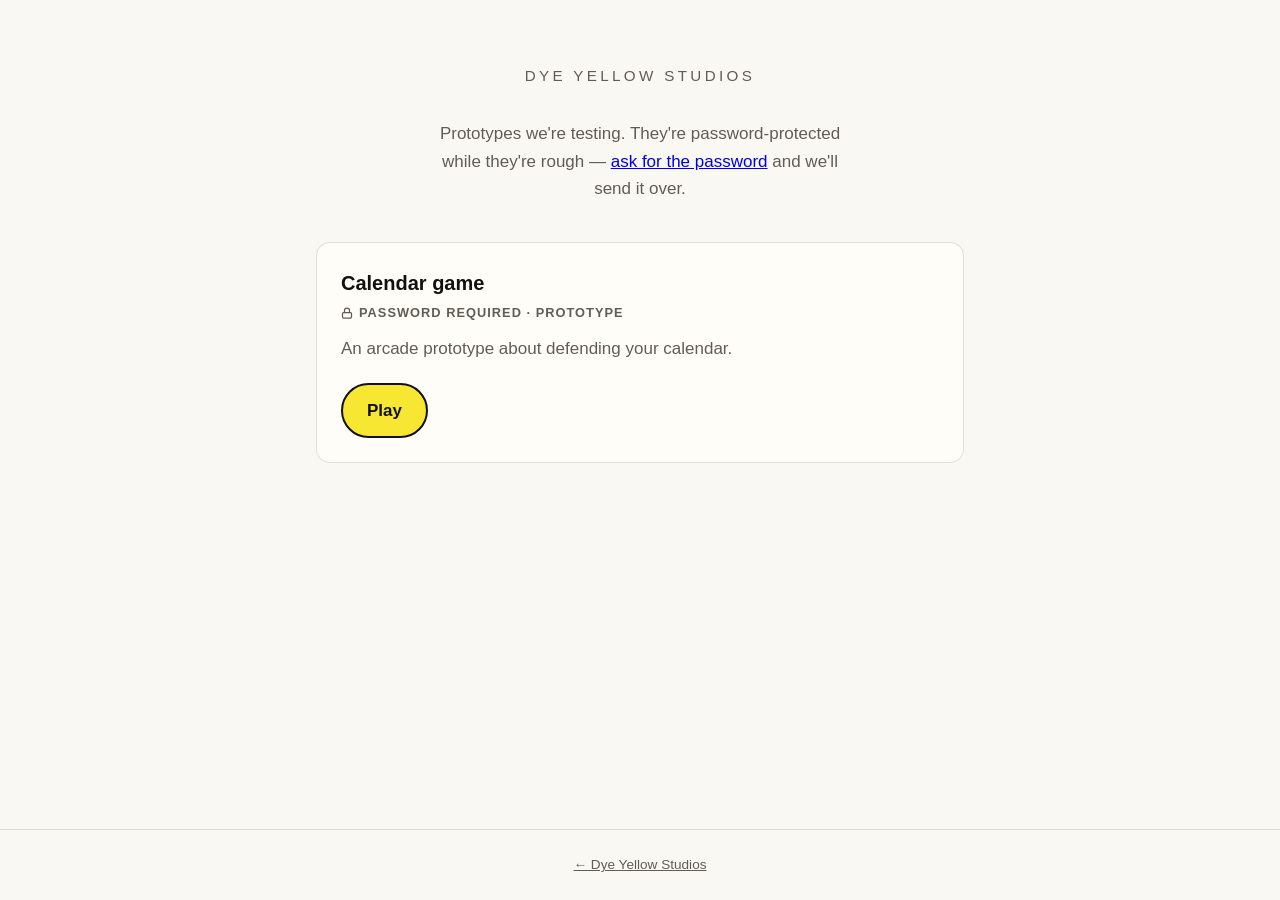
<file: games/index.html>
<!DOCTYPE html>
<html lang="en">
<head>
<meta charset="utf-8">
<meta name="viewport" content="width=device-width, initial-scale=1">
<meta name="robots" content="noindex, nofollow">
<title>Games — Dye Yellow Studios</title>
<meta name="description" content="Playable prototypes from Dye Yellow Studios.">
<link rel="icon" href="../dye-yellow-logo.svg" type="image/svg+xml">
<style>
  :root {
    color-scheme: light;
    --yellow: #F7E733;
    --bg: #FAF8F3;
    --fg: #111110;
    --muted: #605D56;
    --rule: rgba(17, 17, 16, 0.12);
    --on-yellow: #111110;
    --cta-border: #111110;
    --cta-shadow: rgba(17, 17, 16, 0.9);
    --card-bg: #FFFDF7;
    --max: 680px;
  }

  @media (prefers-color-scheme: dark) {
    :root {
      color-scheme: dark;
      --bg: #100F0C;
      --fg: #F2F2EC;
      --muted: #8E9086;
      --rule: rgba(242, 242, 236, 0.14);
      --on-yellow: #100F0C;
      --cta-border: transparent;
      --cta-shadow: rgba(247, 231, 51, 0.35);
      --card-bg: #1B1A15;
    }
  }

  * { box-sizing: border-box; }
  html, body { margin: 0; }
  html, body { background: var(--bg); }

  body {
    color: var(--fg);
    font-family: Inter, -apple-system, BlinkMacSystemFont, "Segoe UI", Helvetica, Arial, sans-serif;
    font-size: 17px;
    line-height: 1.6;
    -webkit-font-smoothing: antialiased;
    min-height: 100vh;
    min-height: 100dvh;
    display: flex;
    flex-direction: column;
  }

  .wrap {
    width: 100%;
    max-width: var(--max);
    margin: 0 auto;
    padding: 64px 16px 72px;
    flex: 1;
  }

  .eyebrow {
    font-size: clamp(0.8rem, 2.4vw, 0.95rem);
    font-weight: 500;
    letter-spacing: 0.22em;
    text-transform: uppercase;
    color: var(--muted);
    text-align: center;
    margin: 0 0 32px;
  }

  .lede {
    color: var(--muted);
    text-align: center;
    max-width: 420px;
    margin: 0 auto 40px;
  }

  .games { list-style: none; margin: 0; padding: 0; display: grid; gap: 20px; }

  .game {
    background: var(--card-bg);
    border: 1px solid var(--rule);
    border-radius: 14px;
    padding: 24px;
  }

  .game h2 { font-size: 1.25rem; margin: 0 0 4px; }

  .game .meta {
    font-size: 0.8rem;
    font-weight: 600;
    letter-spacing: 0.08em;
    text-transform: uppercase;
    color: var(--muted);
    margin: 0 0 12px;
    display: flex;
    align-items: center;
    gap: 6px;
  }

  .game p { margin: 0 0 20px; color: var(--muted); }

  .cta {
    display: inline-block;
    background: var(--yellow);
    color: var(--on-yellow);
    text-decoration: none;
    font-weight: 600;
    padding: 12px 24px;
    border-radius: 999px;
    border: 2px solid var(--cta-border);
    transition: transform 0.15s ease, box-shadow 0.15s ease;
  }

  .cta:hover, .cta:focus-visible {
    transform: translateY(-2px);
    box-shadow: 0 6px 0 var(--cta-shadow);
  }

  footer {
    border-top: 1px solid var(--rule);
    padding: 24px 16px;
    text-align: center;
    font-size: 0.85rem;
    color: var(--muted);
  }

  footer a { color: inherit; }

  @media (prefers-reduced-motion: reduce) {
    .cta { transition: none; }
    .cta:hover, .cta:focus-visible { transform: none; }
  }
</style>
</head>
<body>

<div class="wrap">
  <p class="eyebrow">Dye Yellow Studios</p>

  <p class="lede">
    Prototypes we're testing. They're password-protected while they're rough —
    <a href="/#contact">ask for the password</a> and we'll send it over.
  </p>

  <ul class="games">
    <li class="game">
      <h2>Calendar game</h2>
      <p class="meta">
        <svg width="12" height="12" viewBox="0 0 24 24" fill="none" stroke="currentColor"
             stroke-width="2.5" stroke-linecap="round" stroke-linejoin="round" aria-hidden="true">
          <rect x="3" y="11" width="18" height="11" rx="2"/>
          <path d="M7 11V7a5 5 0 0 1 10 0v4"/>
        </svg>
        Password required · Prototype
      </p>
      <p>An arcade prototype about defending your calendar.</p>
      <a class="cta" href="/games/calendar/">Play</a>
    </li>
  </ul>
</div>

<footer>
  <a href="/">&larr; Dye Yellow Studios</a>
</footer>

</body>
</html>
</file>
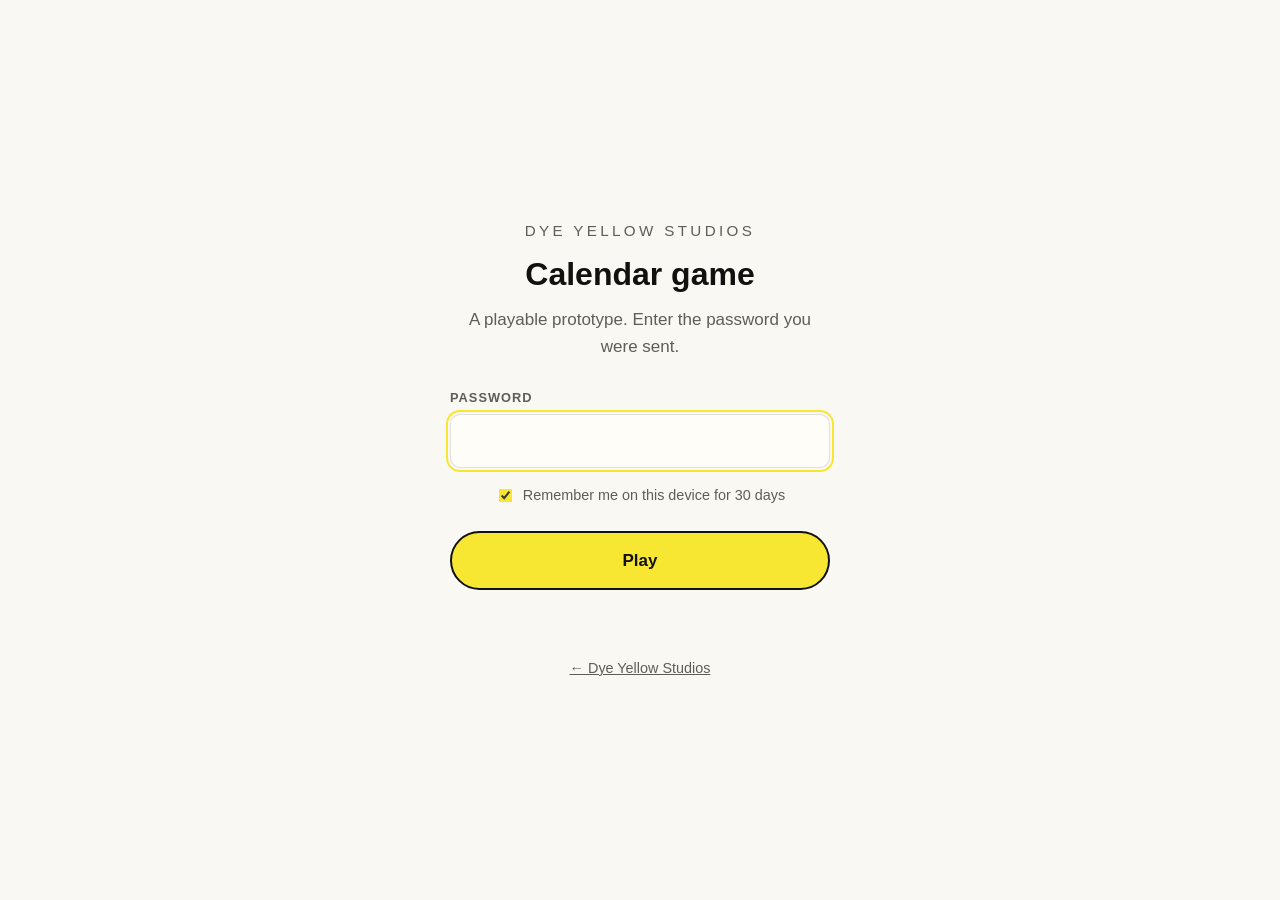
<file: games/calendar/index.html>
<!DOCTYPE html>
<html lang="en">
<head>
<meta charset="utf-8">
<meta name="viewport" content="width=device-width, user-scalable=no, initial-scale=1.0">
<meta name="robots" content="noindex, nofollow">
<title>Calendar game — Dye Yellow Studios</title>
<link rel="icon" href="../../dye-yellow-logo.svg" type="image/svg+xml">
<link rel="stylesheet" href="loading.css">
<style>
  /* Tokens mirror the landing page so the gate feels like the site
     rather than a bolted-on password box. */
  :root {
    color-scheme: light;
    --yellow: #F7E733;
    --bg: #FAF8F3;
    --fg: #111110;
    --muted: #605D56;
    --rule: rgba(17, 17, 16, 0.12);
    --on-yellow: #111110;
    --cta-border: #111110;
    --cta-shadow: rgba(17, 17, 16, 0.9);
    --field-bg: #FFFDF7;
    --error: #A3341F;
  }

  @media (prefers-color-scheme: dark) {
    :root {
      color-scheme: dark;
      --bg: #100F0C;
      --fg: #F2F2EC;
      --muted: #8E9086;
      --rule: rgba(242, 242, 236, 0.14);
      --on-yellow: #100F0C;
      --cta-border: transparent;
      --cta-shadow: rgba(247, 231, 51, 0.35);
      --field-bg: #1B1A15;
      --error: #F0907A;
    }
  }

  * { box-sizing: border-box; }
  html, body { margin: 0; }
  html, body { background: var(--bg); }

  body {
    color: var(--fg);
    font-family: Inter, -apple-system, BlinkMacSystemFont, "Segoe UI", Helvetica, Arial, sans-serif;
    font-size: 17px;
    line-height: 1.6;
    -webkit-font-smoothing: antialiased;
    min-height: 100vh;
    min-height: 100dvh;
  }

  /* ---- The gate ---- */
  .gate {
    min-height: 100vh;
    min-height: 100dvh;
    display: flex;
    flex-direction: column;
    align-items: center;
    justify-content: center;
    padding: 40px 16px;
    text-align: center;
  }

  .gate-inner { width: 100%; max-width: 380px; }

  .eyebrow {
    font-size: clamp(0.8rem, 2.4vw, 0.95rem);
    font-weight: 500;
    letter-spacing: 0.22em;
    text-transform: uppercase;
    color: var(--muted);
    margin: 0 0 12px;
  }

  .gate h1 {
    font-size: clamp(1.5rem, 5vw, 2rem);
    line-height: 1.2;
    margin: 0 0 12px;
  }

  .gate-lede { color: var(--muted); margin: 0 0 28px; }

  .field { text-align: left; margin-bottom: 16px; }

  .field label {
    display: block;
    font-size: 0.8rem;
    font-weight: 600;
    letter-spacing: 0.08em;
    text-transform: uppercase;
    color: var(--muted);
    margin-bottom: 6px;
  }

  .field input[type="password"] {
    width: 100%;
    padding: 12px 14px;
    font: inherit;
    color: var(--fg);
    background: var(--field-bg);
    border: 1px solid var(--rule);
    border-radius: 10px;
  }

  .field input:focus-visible {
    outline: 2px solid var(--yellow);
    outline-offset: 2px;
  }

  .remember {
    display: flex;
    align-items: center;
    gap: 8px;
    justify-content: center;
    font-size: 0.9rem;
    color: var(--muted);
    margin-bottom: 24px;
  }

  .remember input { accent-color: var(--yellow); }

  .cta {
    display: inline-block;
    width: 100%;
    background: var(--yellow);
    color: var(--on-yellow);
    font: inherit;
    font-weight: 600;
    text-decoration: none;
    padding: 14px 28px;
    border-radius: 999px;
    border: 2px solid var(--cta-border);
    cursor: pointer;
    transition: transform 0.15s ease, box-shadow 0.15s ease;
  }

  .cta:hover:not(:disabled), .cta:focus-visible:not(:disabled) {
    transform: translateY(-2px);
    box-shadow: 0 6px 0 var(--cta-shadow);
  }

  .cta:disabled { opacity: 0.6; cursor: progress; }

  .status {
    min-height: 1.6em;
    margin: 16px 0 0;
    font-size: 0.9rem;
    color: var(--muted);
  }

  .status[data-tone="error"] { color: var(--error); }

  .back {
    display: inline-block;
    margin-top: 28px;
    font-size: 0.9rem;
    color: var(--muted);
  }

  /* ---- The game ---- */
  /* Hidden until the pck decrypts, then it owns the viewport. Godot sizes
     the canvas itself (canvasResizePolicy 2), so it only needs a stage. */
  .stage { display: none; }

  body.playing { overflow: hidden; background: #000; touch-action: none; }
  body.playing .gate { display: none; }
  body.playing .stage { display: block; }

  #canvas { display: block; margin: 0; padding: 0; border: 0; }
  #canvas:focus { outline: none; }

  /* Godot's own boot-overlay rules, carried over from the export shell so
     that loading.css (which only restyles them) has something to style. */
  #status, #status-splash, #status-progress { position: absolute; left: 0; right: 0; }
  #status, #status-splash { top: 0; bottom: 0; }

  #status {
    background-color: #000;
    display: flex;
    flex-direction: column;
    justify-content: center;
    align-items: center;
    visibility: hidden;
  }

  #status-splash { max-height: 100%; max-width: 100%; margin: auto; }
  #status-splash.show-image--false { display: none; }
  #status-splash.fullsize--true { height: 100%; width: 100%; object-fit: contain; }
  #status-splash.use-filter--false { image-rendering: pixelated; }

  #status-progress, #status-notice { display: none; }
  #status-progress { bottom: 10%; width: 50%; margin: 0 auto; }

  #status-notice {
    background-color: #5b3943;
    border-radius: 0.5rem;
    border: 1px solid #9b3943;
    color: #e0e0e0;
    line-height: 1.3;
    margin: 0 2rem;
    overflow: hidden;
    padding: 1rem;
    text-align: center;
    z-index: 1;
  }

  @media (prefers-reduced-motion: reduce) {
    .cta { transition: none; }
    .cta:hover, .cta:focus-visible { transform: none; }
  }
</style>
</head>
<body>

<div class="gate" id="gate">
  <div class="gate-inner">
    <p class="eyebrow">Dye Yellow Studios</p>
    <h1>Calendar game</h1>
    <p class="gate-lede">A playable prototype. Enter the password you were sent.</p>

    <form id="gateForm" autocomplete="off">
      <div class="field">
        <label for="pw">Password</label>
        <input type="password" id="pw" name="password" autocomplete="current-password"
               required autofocus>
      </div>

      <label class="remember">
        <input type="checkbox" id="remember" checked>
        Remember me on this device for 30 days
      </label>

      <button class="cta" type="submit" id="unlock">Play</button>
    </form>

    <p class="status" id="gate-status" role="status" aria-live="polite"></p>

    <a class="back" href="/">&larr; Dye Yellow Studios</a>
  </div>
</div>

<div class="stage" id="stage">
  <canvas id="canvas">Your browser does not support the canvas tag.</canvas>
  <noscript>This prototype needs JavaScript.</noscript>

  <!-- Godot's boot overlay, kept because loading.css restyles it into the
       Dye Yellow splash. The engine is a 36MB download, so this is what
       people look at between unlocking and playing. -->
  <div id="status">
    <img id="status-splash" class="show-image--true fullsize--true use-filter--true"
         src="index.png" alt="">
    <progress id="status-progress"></progress>
    <div id="status-notice"></div>
  </div>
</div>

<script>
(function () {
  'use strict';

  var PCK_URL = 'index.pck.enc';
  var MAGIC = 'DYEPCK1\0';
  var STORE_KEY = 'dye.calendar.key';
  var REMEMBER_DAYS = 30;

  // Mirrors the Godot export shell. onProgress is wired up further down,
  // once the overlay elements are in hand.
  var GODOT_CONFIG = {
    'args': [],
    'canvasResizePolicy': 2,
    'emscriptenPoolSize': 8,
    'ensureCrossOriginIsolationHeaders': true,
    'executable': 'index',
    'experimentalVK': false,
    'fileSizes': { 'index.pck': 1468300, 'index.wasm': 37900721 },
    'focusCanvas': true,
    'gdextensionLibs': [],
    'godotPoolSize': 4
  };
  var GODOT_THREADS_ENABLED = false;

  var form = document.getElementById('gateForm');
  var input = document.getElementById('pw');
  var rememberBox = document.getElementById('remember');
  var button = document.getElementById('unlock');
  // Not "status": Godot's boot overlay owns that id further down the page.
  var statusEl = document.getElementById("gate-status");

  function setStatus(text, tone) {
    statusEl.textContent = text;
    if (tone) statusEl.setAttribute('data-tone', tone);
    else statusEl.removeAttribute('data-tone');
  }

  function busy(isBusy, label) {
    button.disabled = isBusy;
    button.textContent = isBusy ? (label || 'Unlocking…') : 'Play';
  }

  /* ---- Crypto ----
     The file carries its own salt, iv and iteration count, so the page
     never has to be rebuilt in step with the build script. */

  function parseContainer(buffer) {
    var bytes = new Uint8Array(buffer);
    var magic = String.fromCharCode.apply(null, bytes.subarray(0, 8));
    if (magic !== MAGIC) throw new Error('That file is not a game package.');
    return {
      salt: bytes.subarray(8, 24),
      iv: bytes.subarray(24, 36),
      iterations: new DataView(buffer).getUint32(36, true),
      ciphertext: bytes.subarray(40)
    };
  }

  function deriveKey(password, salt, iterations) {
    return crypto.subtle.importKey(
      'raw', new TextEncoder().encode(password), 'PBKDF2', false, ['deriveKey']
    ).then(function (material) {
      return crypto.subtle.deriveKey(
        { name: 'PBKDF2', salt: salt, iterations: iterations, hash: 'SHA-256' },
        material,
        { name: 'AES-GCM', length: 256 },
        true, // exportable, so "remember me" can store the derived key
        ['decrypt']
      );
    });
  }

  function importStoredKey(rawBase64) {
    var raw = Uint8Array.from(atob(rawBase64), function (c) { return c.charCodeAt(0); });
    return crypto.subtle.importKey('raw', raw, { name: 'AES-GCM' }, true, ['decrypt']);
  }

  /* "Remember me" stores the derived key, never the password. That key
     still decrypts the game on its own, so it is a convenience, not a
     second factor: anyone with access to this browser profile inherits it. */
  function rememberKey(key) {
    return crypto.subtle.exportKey('raw', key).then(function (raw) {
      var binary = '';
      var bytes = new Uint8Array(raw);
      for (var i = 0; i < bytes.length; i++) binary += String.fromCharCode(bytes[i]);
      try {
        localStorage.setItem(STORE_KEY, JSON.stringify({
          k: btoa(binary),
          exp: Date.now() + REMEMBER_DAYS * 86400000
        }));
      } catch (err) {
        /* Private windows and blocked site data: not worth failing over. */
      }
    });
  }

  function recallKey() {
    var stored;
    try {
      stored = JSON.parse(localStorage.getItem(STORE_KEY) || 'null');
    } catch (err) {
      return Promise.resolve(null);
    }
    if (!stored || !stored.k) return Promise.resolve(null);
    if (!stored.exp || stored.exp < Date.now()) {
      forgetKey();
      return Promise.resolve(null);
    }
    return importStoredKey(stored.k).catch(function () { return null; });
  }

  function forgetKey() {
    try { localStorage.removeItem(STORE_KEY); } catch (err) { /* nothing to do */ }
  }

  var packagePromise = null;
  function fetchPackage() {
    if (!packagePromise) {
      packagePromise = fetch(PCK_URL, { cache: 'force-cache' }).then(function (response) {
        if (!response.ok) throw new Error('Could not download the game (' + response.status + ').');
        return response.arrayBuffer();
      });
    }
    return packagePromise;
  }

  function decryptPck(key) {
    return fetchPackage().then(function (buffer) {
      var parts = parseContainer(buffer);
      return crypto.subtle.decrypt({ name: 'AES-GCM', iv: parts.iv }, key, parts.ciphertext);
    });
  }

  /* ---- Boot ---- */

  function loadEngineScript() {
    return new Promise(function (resolve, reject) {
      var script = document.createElement('script');
      script.src = 'index.js';
      script.onload = resolve;
      script.onerror = function () { reject(new Error('Could not load the game engine.')); };
      document.head.appendChild(script);
    });
  }

  /* The boot overlay: Godot's own elements, driven by hand because this
     page calls init/start itself rather than going through startGame. */
  var overlay = document.getElementById('status');
  var overlayProgress = document.getElementById('status-progress');
  var overlayNotice = document.getElementById('status-notice');

  function showOverlay(mode) {
    if (mode === 'hidden') {
      overlay.remove();
      return;
    }
    overlay.style.visibility = 'visible';
    overlayProgress.style.display = mode === 'progress' ? 'block' : 'none';
    overlayNotice.style.display = mode === 'notice' ? 'block' : 'none';
  }

  function overlayFailure(text) {
    overlayNotice.textContent = text;
    showOverlay('notice');
  }

  GODOT_CONFIG['onProgress'] = function (current, total) {
    if (current > 0 && total > 0) {
      overlayProgress.value = current;
      overlayProgress.max = total;
    } else {
      overlayProgress.removeAttribute('value');
      overlayProgress.removeAttribute('max');
    }
  };

  function boot(pck) {
    setStatus('Starting…');
    return loadEngineScript().then(function () {
      var missing = Engine.getMissingFeatures({ threads: GODOT_THREADS_ENABLED });
      if (missing.length !== 0) {
        throw new Error('This browser is missing: ' + missing.join(', '));
      }

      var engine = new Engine(GODOT_CONFIG);
      document.body.classList.add('playing');
      showOverlay('progress');

      // Deliberately not engine.startGame(): that helper always calls
      // preloadFile('index.pck') with a *string*, which fetches the pack
      // from the server — and the server only has the encrypted one. So
      // do what startGame does, but hand it the decrypted bytes instead:
      // init the engine (loads index.wasm), register the pack under the
      // name the engine expects, then start with --main-pack pointing at
      // it. init() caches its promise, so start()'s own init() is a no-op.
      return engine.init('index').then(function () {
        return engine.preloadFile(pck, 'index.pck');
      }).then(function () {
        return engine.start({ 'args': ['--main-pack', 'index.pck'] });
      }).then(function () {
        showOverlay('hidden');
      }).catch(function (err) {
        // The engine got far enough to take over the page, so report the
        // failure where the player is looking rather than behind the gate.
        overlayFailure(err && err.message ? err.message : 'The game failed to start.');
        throw err;
      });
    });
  }

  function unlockWith(key, options) {
    busy(true, options && options.resuming ? 'Resuming…' : 'Unlocking…');
    setStatus(options && options.resuming ? 'Welcome back — decrypting…' : 'Decrypting…');

    return decryptPck(key).then(function (pck) {
      if (options && options.remember) return rememberKey(key).then(function () { return pck; });
      return pck;
    }).then(boot).then(function () {
      setStatus('');
      busy(false);
    }).catch(function (err) {
      busy(false);
      // A GCM tag mismatch throws a bare OperationError with no message,
      // which is exactly what a wrong password looks like.
      var wrongPassword = err && (err.name === 'OperationError' || !err.message);
      if (wrongPassword) {
        forgetKey();
        setStatus(options && options.resuming
          ? 'That saved key no longer works — enter the password again.'
          : 'Wrong password.', 'error');
        input.value = '';
        input.focus();
      } else {
        setStatus(err.message || 'Something went wrong.', 'error');
      }
    });
  }

  form.addEventListener('submit', function (event) {
    event.preventDefault();
    var password = input.value;
    if (!password) return;

    busy(true, 'Checking…');
    setStatus('Checking…');

    fetchPackage().then(function (buffer) {
      var parts = parseContainer(buffer);
      return deriveKey(password, parts.salt, parts.iterations);
    }).then(function (key) {
      return unlockWith(key, { remember: rememberBox.checked });
    }).catch(function (err) {
      busy(false);
      setStatus(err.message || 'Something went wrong.', 'error');
    });
  });

  // WebCrypto only exists in secure contexts. Over plain http on a LAN
  // address this page would fail at the first decrypt with no explanation.
  if (!window.isSecureContext || !window.crypto || !crypto.subtle) {
    setStatus('This page needs a secure connection (https or localhost).', 'error');
    button.disabled = true;
    return;
  }

  // Someone arriving with ?logout (or #logout) wants the saved key gone.
  if (/(\?|&|#)logout\b/.test(location.search + location.hash)) {
    forgetKey();
    setStatus('Signed out on this device.');
  } else {
    recallKey().then(function (key) {
      if (key) unlockWith(key, { resuming: true });
    });
  }
}());
</script>
</body>
</html>
</file>
<file: games/calendar/loading.css>
/* The web build's loading screen, restyled to the Dye Yellow splash.
 * build_web.sh links this into the exported index.html after Godot's own
 * <style>, so these rules win. Yellow is sampled from the logo.
 *
 * Godot's default shell puts a thin grey <progress> at the bottom, half the
 * page wide. This one is a pill in the logo's yellow, sat just under the
 * logo and sized off it. The splash image is the logo at 30.4% of a 1080x2340
 * canvas, fitted to the page, so the canvas is min(100vw, 46.15vh) wide:
 *   logo width       = canvas * 0.304
 *   logo half-height = canvas * 0.132
 */
:root {
	--dy-yellow: #f7e733;
	--dy-canvas: min(100vw, 46.15vh);
}

#status {
	background-color: #000 !important;
}

#status-progress {
	-webkit-appearance: none;
	appearance: none;
	box-sizing: border-box;
	top: calc(50% + var(--dy-canvas) * 0.132 + var(--dy-canvas) * 0.09);
	bottom: auto;
	width: calc(var(--dy-canvas) * 0.352);
	height: calc(var(--dy-canvas) * 0.018);
	min-height: 4px;
	padding: 0;
	border: 0;
	border-radius: 999px;
	overflow: hidden;
	background: rgba(247, 231, 51, 0.16);
	color: var(--dy-yellow);
}

/* Track and fill: WebKit (Safari, Chrome). */
#status-progress::-webkit-progress-bar {
	background: rgba(247, 231, 51, 0.16);
	border-radius: 999px;
}
#status-progress::-webkit-progress-value {
	background: var(--dy-yellow);
	border-radius: 999px;
	transition: width 0.2s ease-out;
}

/* Fill: Firefox. */
#status-progress::-moz-progress-bar {
	background: var(--dy-yellow);
	border-radius: 999px;
}

/* Before the download size is known the bar has no value: a yellow lozenge
 * slides back and forth instead of the browser's own spinner. */
#status-progress:indeterminate,
#status-progress:indeterminate::-webkit-progress-bar {
	background:
		linear-gradient(90deg, transparent 0, var(--dy-yellow) 0) no-repeat,
		rgba(247, 231, 51, 0.16);
	background-size: 35% 100%, auto;
	animation: dy-slide 1.1s ease-in-out infinite alternate;
}
#status-progress:indeterminate::-moz-progress-bar {
	background: transparent;
}

@keyframes dy-slide {
	from { background-position: 0% 0, 0 0; }
	to   { background-position: 100% 0, 0 0; }
}
</file>
